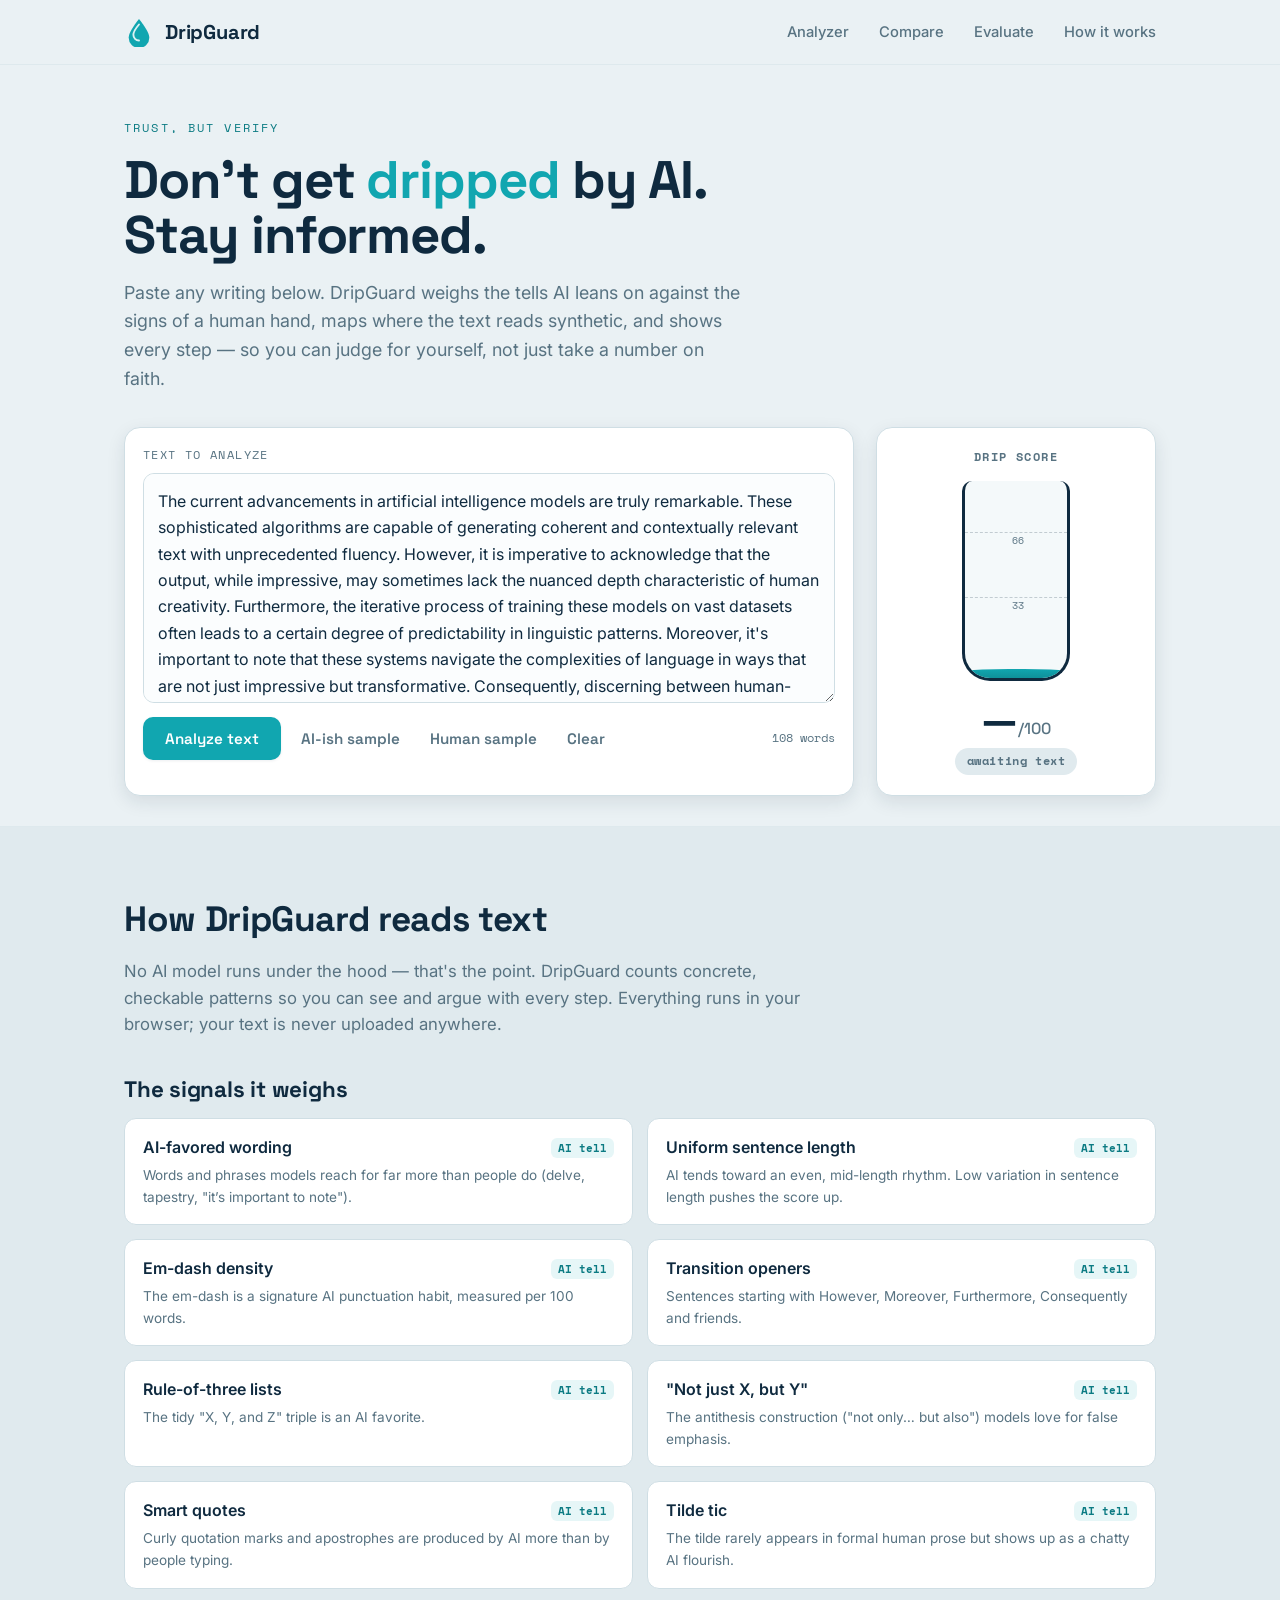
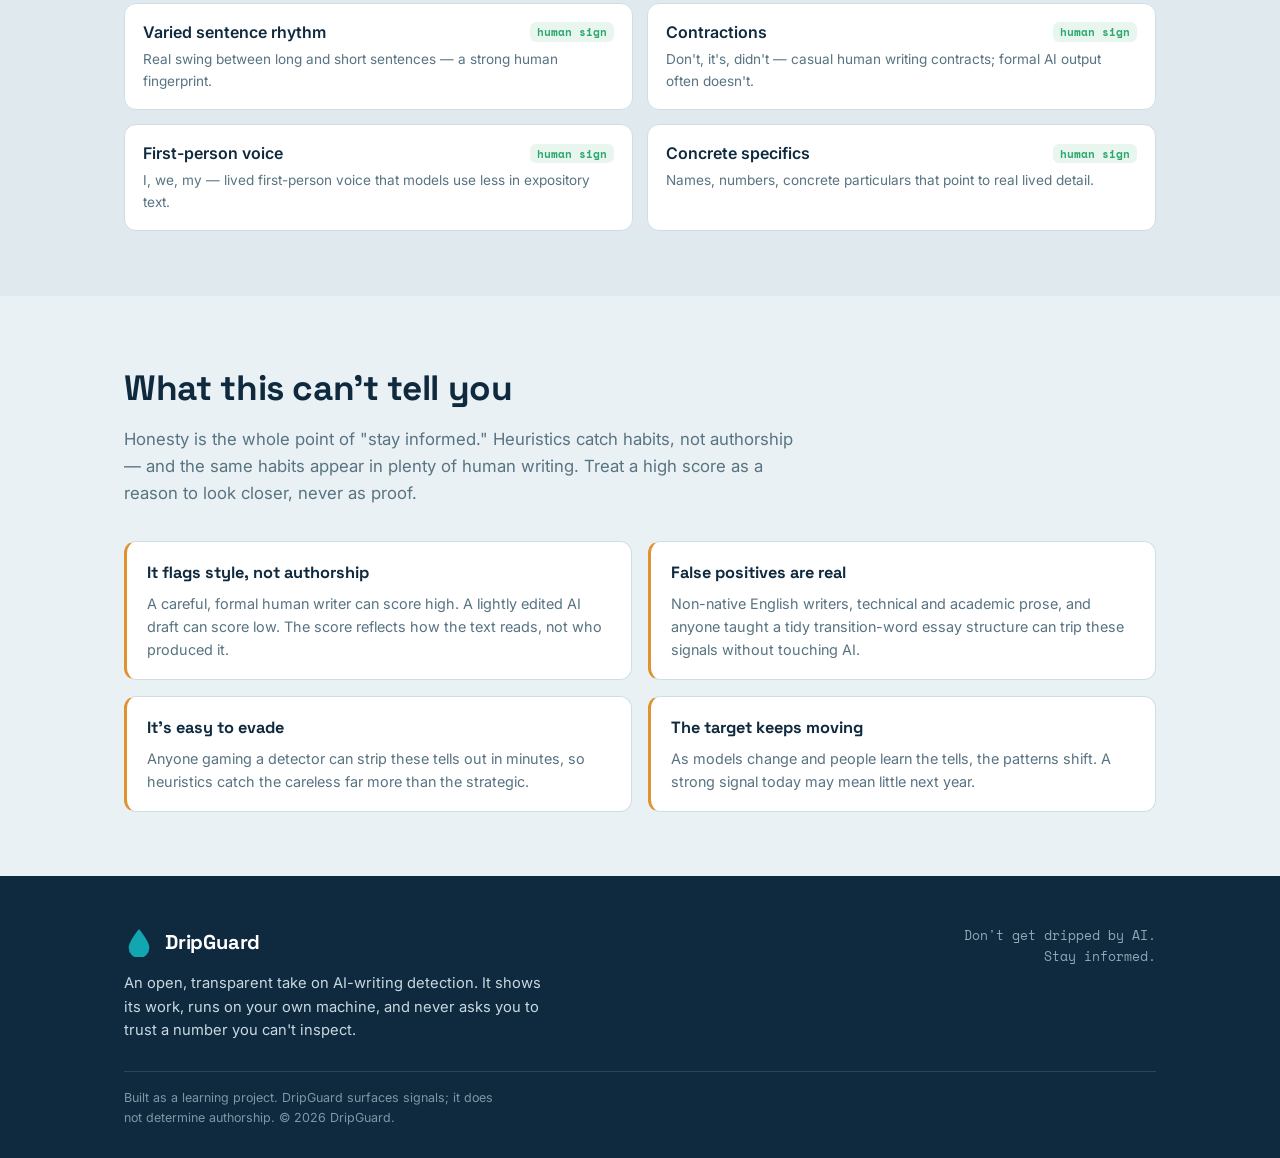
<file: index.html>
<!DOCTYPE html>
<html lang="en">
<head>
<meta charset="UTF-8">
<meta name="viewport" content="width=device-width, initial-scale=1.0">
<title>DripGuard — Don't get dripped by AI. Stay informed.</title>
<link rel="preconnect" href="https://fonts.googleapis.com">
<link rel="preconnect" href="https://fonts.gstatic.com" crossorigin>
<link href="https://fonts.googleapis.com/css2?family=Space+Grotesk:wght@400;500;600;700&family=Inter:wght@400;500;600&family=Space+Mono:wght@400;700&display=swap" rel="stylesheet">
<style>
  :root{
    --ink:#0F2A3F; --ink-soft:#587382;
    --paper:#EAF1F4; --paper-2:#E0EAEE; --surface:#FFFFFF;
    --water:#11A6B0; --water-deep:#0C7B83; --wave:#2E7FB8;
    --amber:#E0922F; --coral:#E2553B; --good:#2BA86B;
    --line:#CFDEE4; --line-soft:#DEE9ED;
    --shadow-sm:0 1px 3px rgba(15,42,63,.08);
    --shadow-md:0 6px 18px rgba(15,42,63,.10);
    --shadow-lg:0 18px 40px rgba(15,42,63,.16);
  }
  *{box-sizing:border-box}
  html{scroll-behavior:smooth}
  body{margin:0;font-family:'Inter',system-ui,sans-serif;color:var(--ink);background:var(--paper);line-height:1.6;-webkit-font-smoothing:antialiased}
  .wrap{max-width:1080px;margin:0 auto;padding:0 24px}
  a{color:var(--water-deep)}

  header{position:sticky;top:0;z-index:50;background:rgba(234,241,244,.85);backdrop-filter:blur(10px);border-bottom:1px solid var(--line-soft)}
  .bar{display:flex;align-items:center;justify-content:space-between;height:64px}
  .brand{display:flex;align-items:center;gap:11px;text-decoration:none;color:var(--ink)}
  .brand .mark{width:30px;height:30px;flex:none}
  .brand b{font-family:'Space Grotesk',sans-serif;font-weight:700;font-size:1.25rem;letter-spacing:-.01em}
  nav a{font-size:.92rem;color:var(--ink-soft);text-decoration:none;margin-left:26px;font-weight:500;transition:color .2s}
  nav a:hover{color:var(--water-deep)}
  @media(max-width:680px){nav{display:none}}

  .hero{padding:54px 0 30px}
  .eyebrow{font-family:'Space Mono',monospace;font-size:.74rem;letter-spacing:.18em;text-transform:uppercase;color:var(--water-deep);margin:0 0 14px}
  h1{font-family:'Space Grotesk',sans-serif;font-weight:700;font-size:clamp(2.1rem,5vw,3.3rem);line-height:1.05;letter-spacing:-.02em;margin:0 0 16px;max-width:18ch}
  h1 .drip{color:var(--water)}
  .lede{font-size:1.12rem;color:var(--ink-soft);max-width:56ch;margin:0 0 8px}

  .tool{margin-top:34px;display:grid;grid-template-columns:1fr 280px;gap:22px;align-items:stretch}
  @media(max-width:820px){.tool{grid-template-columns:1fr}}
  .panel{background:var(--surface);border:1px solid var(--line);border-radius:16px;box-shadow:var(--shadow-md)}
  .editor{display:flex;flex-direction:column;padding:18px}
  .editor label{font-family:'Space Mono',monospace;font-size:.72rem;letter-spacing:.12em;text-transform:uppercase;color:var(--ink-soft);margin-bottom:8px}
  textarea{width:100%;min-height:230px;resize:vertical;border:1px solid var(--line);border-radius:11px;padding:14px;font-family:'Inter',sans-serif;font-size:1rem;line-height:1.65;color:var(--ink);background:#FBFDFE;outline:none;transition:border-color .2s,box-shadow .2s}
  textarea:focus{border-color:var(--water);box-shadow:0 0 0 3px rgba(17,166,176,.16)}
  .controls{display:flex;gap:10px;align-items:center;margin-top:14px;flex-wrap:wrap}
  .btn{font-family:'Space Grotesk',sans-serif;font-weight:600;font-size:.95rem;border:none;border-radius:10px;padding:12px 22px;cursor:pointer;transition:transform .15s,box-shadow .2s,background .2s}
  .btn-primary{background:var(--water);color:#fff;box-shadow:var(--shadow-sm)}
  .btn-primary:hover{background:var(--water-deep);box-shadow:var(--shadow-md);transform:translateY(-1px)}
  .btn-ghost{background:transparent;color:var(--ink-soft);padding:12px 10px}
  .btn-ghost:hover{color:var(--water-deep)}
  .wordcount{font-family:'Space Mono',monospace;font-size:.78rem;color:var(--ink-soft);margin-left:auto}

  .meter-card{display:flex;flex-direction:column;align-items:center;padding:20px 18px;text-align:center}
  .meter-card h3{font-family:'Space Mono',monospace;font-size:.72rem;letter-spacing:.12em;text-transform:uppercase;color:var(--ink-soft);margin:0 0 14px;font-weight:700}
  .beaker{position:relative;width:108px;height:200px;border:3px solid var(--ink);border-top:none;border-radius:10px 10px 28px 28px;background:#F4F9FA;overflow:hidden}
  .liquid{position:absolute;left:0;right:0;bottom:0;height:0%;background:linear-gradient(180deg,var(--water),var(--water-deep));transition:height 1s cubic-bezier(.22,1,.36,1),background .6s}
  .liquid::before{content:"";position:absolute;top:-9px;left:-25%;width:150%;height:18px;border-radius:45%;background:inherit;animation:wave 3.5s ease-in-out infinite}
  @keyframes wave{0%,100%{transform:translateX(-6%) rotate(-1deg)}50%{transform:translateX(6%) rotate(1deg)}}
  .ticks{position:absolute;inset:0;pointer-events:none}
  .ticks span{position:absolute;left:0;right:0;border-top:1px dashed rgba(15,42,63,.22);font-family:'Space Mono',monospace;font-size:.6rem;color:var(--ink-soft);padding-left:4px}
  .ticks span.t66{bottom:66%}.ticks span.t33{bottom:33%}
  .readout{margin-top:18px}
  .score-num{font-family:'Space Grotesk',sans-serif;font-weight:700;font-size:2.6rem;line-height:1}
  .score-num small{font-size:1rem;color:var(--ink-soft);font-weight:500}
  .band{display:inline-block;margin-top:8px;font-family:'Space Mono',monospace;font-size:.74rem;letter-spacing:.05em;padding:4px 12px;border-radius:999px;font-weight:700}
  .band.idle{background:var(--paper-2);color:var(--ink-soft)}
  .band.low{background:rgba(43,168,107,.14);color:var(--good)}
  .band.mod{background:rgba(224,146,47,.16);color:var(--amber)}
  .band.high{background:rgba(226,85,59,.14);color:var(--coral)}

  .results{margin-top:26px;display:none}
  .results.show{display:block}
  .caveat{background:#FFF7EC;border:1px solid #F2D7A8;border-radius:12px;padding:13px 16px;font-size:.9rem;color:#8A5A12;margin-bottom:22px;display:none}
  .caveat.show{display:block}
  .blockrow{display:grid;grid-template-columns:1fr 1fr;gap:22px;margin-bottom:22px}
  @media(max-width:820px){.blockrow{grid-template-columns:1fr}}
  .block{background:var(--surface);border:1px solid var(--line);border-radius:16px;padding:20px;box-shadow:var(--shadow-sm)}
  .block.full{grid-column:1 / -1}
  .block h4{font-family:'Space Grotesk',sans-serif;font-size:1.05rem;margin:0 0 4px;display:flex;align-items:center;gap:8px}
  .block .sub{font-size:.85rem;color:var(--ink-soft);margin:0 0 16px}

  /* signal sliders */
  .signal{margin-bottom:15px}
  .signal .top{display:flex;justify-content:space-between;align-items:baseline;gap:10px}
  .signal .name{font-weight:600;font-size:.92rem}
  .signal .pts{font-family:'Space Mono',monospace;font-size:.76rem;color:var(--ink-soft);white-space:nowrap}
  .signal .finding{font-size:.8rem;color:var(--ink-soft);margin:2px 0 7px}
  .track{height:7px;background:var(--paper-2);border-radius:4px;overflow:hidden}
  .fill{height:100%;width:0;background:var(--water);border-radius:4px;transition:width .6s ease}
  .signal input[type=range]{width:100%;margin:8px 0 0;accent-color:var(--water);height:4px}
  .wlabel{font-family:'Space Mono',monospace;font-size:.68rem;color:var(--ink-soft)}

  /* ledger */
  .ledger{display:grid;grid-template-columns:1fr 1fr;gap:0;border:1px solid var(--line);border-radius:12px;overflow:hidden}
  @media(max-width:520px){.ledger{grid-template-columns:1fr}}
  .ledger .col{padding:16px 18px}
  .ledger .col.ai{background:rgba(226,85,59,.05);border-right:1px solid var(--line)}
  .ledger .col.hu{background:rgba(43,168,107,.05)}
  .ledger h5{font-family:'Space Mono',monospace;font-size:.72rem;letter-spacing:.08em;text-transform:uppercase;margin:0 0 12px}
  .ledger .col.ai h5{color:var(--coral)}
  .ledger .col.hu h5{color:var(--good)}
  .ev{display:flex;justify-content:space-between;gap:10px;font-size:.85rem;padding:5px 0;border-bottom:1px dashed var(--line-soft)}
  .ev:last-child{border-bottom:none}
  .ev .v{font-family:'Space Mono',monospace;color:var(--ink-soft)}
  .verdict{margin-top:14px;font-size:.9rem;color:var(--ink-soft);background:var(--paper);border-radius:10px;padding:12px 14px}
  .verdict b{color:var(--ink)}

  /* drip map */
  .legendbar{display:flex;align-items:center;gap:10px;margin-bottom:14px;font-size:.76rem;color:var(--ink-soft)}
  .gradient{height:10px;flex:1;border-radius:6px;background:linear-gradient(90deg,rgba(17,166,176,.12),rgba(224,146,47,.5),rgba(226,85,59,.6))}
  .dripmap{font-size:1.02rem;line-height:2.1}
  .dripmap .s{border-radius:4px;padding:2px 1px;transition:background .3s;cursor:help}
  .toggle{display:flex;gap:8px;margin-bottom:14px}
  .toggle button{font-family:'Space Mono',monospace;font-size:.74rem;border:1px solid var(--line);background:var(--surface);color:var(--ink-soft);border-radius:8px;padding:6px 12px;cursor:pointer}
  .toggle button.on{background:var(--ink);color:#fff;border-color:var(--ink)}
  .phrasemap{font-size:1.02rem;line-height:2;display:none}
  mark{border-radius:4px;padding:1px 3px;cursor:help}
  mark.vocab{background:rgba(226,85,59,.18)}
  mark.dash{background:rgba(46,127,184,.20)}
  mark.tilde{background:rgba(224,146,47,.28)}
  mark.anti{background:rgba(17,166,176,.22)}
  mark.trans{background:rgba(122,90,200,.18)}
  .legend{display:flex;flex-wrap:wrap;gap:8px 16px;margin-top:14px;font-size:.76rem;color:var(--ink-soft)}
  .legend span{display:inline-flex;align-items:center;gap:6px}
  .swatch{width:12px;height:12px;border-radius:3px;display:inline-block}

  /* rhythm chart */
  .rhythm svg{width:100%;height:130px;display:block}
  .rhythm .cap{font-size:.8rem;color:var(--ink-soft);margin-top:10px}
  .statline{display:flex;gap:22px;flex-wrap:wrap;margin-top:6px;font-family:'Space Mono',monospace;font-size:.76rem;color:var(--ink-soft)}
  .statline b{color:var(--ink)}

  section.info{padding:64px 0;border-top:1px solid var(--line-soft)}
  section.info.alt{background:var(--paper-2)}
  .info h2{font-family:'Space Grotesk',sans-serif;font-weight:700;font-size:clamp(1.6rem,3.5vw,2.2rem);letter-spacing:-.01em;margin:0 0 10px}
  .info .intro{color:var(--ink-soft);max-width:62ch;margin:0 0 34px;font-size:1.05rem}
  .heur{display:grid;grid-template-columns:1fr 1fr;gap:14px}
  @media(max-width:760px){.heur{grid-template-columns:1fr}}
  .heur .row{background:var(--surface);border:1px solid var(--line);border-radius:12px;padding:16px 18px}
  .heur .row .h{display:flex;align-items:center;gap:9px;font-weight:600;margin-bottom:4px}
  .heur .row .w{font-family:'Space Mono',monospace;font-size:.7rem;color:var(--water-deep);background:rgba(17,166,176,.10);border-radius:6px;padding:1px 7px;margin-left:auto}
  .heur .row p{font-size:.85rem;color:var(--ink-soft);margin:0}
  .limit{display:grid;grid-template-columns:repeat(2,1fr);gap:16px}
  @media(max-width:760px){.limit{grid-template-columns:1fr}}
  .limit .card{background:var(--surface);border:1px solid var(--line);border-left:3px solid var(--amber);border-radius:12px;padding:18px 20px}
  .limit .card h3{font-family:'Space Grotesk',sans-serif;font-size:1.02rem;margin:0 0 6px}
  .limit .card p{font-size:.9rem;color:var(--ink-soft);margin:0}

  footer{background:var(--ink);color:#C8D8E0;padding:50px 0 30px}
  footer .grid{display:flex;justify-content:space-between;gap:30px;flex-wrap:wrap;align-items:flex-start}
  footer .brand b{color:#fff}
  footer p{max-width:48ch;font-size:.92rem;margin:14px 0 0}
  footer .tagcol{font-family:'Space Mono',monospace;font-size:.8rem;text-align:right;color:#8FA8B5}
  footer .rule{border-top:1px solid rgba(255,255,255,.12);margin:28px 0 16px}
  footer .fine{font-size:.78rem;color:#7E97A4}

  :focus-visible{outline:3px solid var(--water);outline-offset:2px;border-radius:6px}
  @media(prefers-reduced-motion:reduce){*{animation:none!important;transition:none!important;scroll-behavior:auto}}
</style>
</head>
<body>

<header>
  <div class="wrap bar">
    <a class="brand" href="#top">
      <svg class="mark" viewBox="0 0 32 32" aria-hidden="true">
        <path d="M16 2C16 2 5 15 5 22a11 11 0 0 0 22 0C27 15 16 2 16 2Z" fill="#11A6B0"/>
        <path d="M16 8c0 0-6 7-6 11a6 6 0 0 0 6 6" fill="none" stroke="#fff" stroke-width="2" stroke-linecap="round" opacity=".85"/>
      </svg>
      <b>DripGuard</b>
    </a>
    <nav>
      <a href="#analyzer">Analyzer</a>
      <a href="compare.html">Compare</a>
      <a href="eval.html">Evaluate</a>
      <a href="#how">How it works</a>
    </nav>
  </div>
</header>

<a id="top"></a>
<main>
  <section class="hero" id="analyzer">
    <div class="wrap">
      <p class="eyebrow">Trust, but verify</p>
      <h1>Don't get <span class="drip">dripped</span> by AI. Stay informed.</h1>
      <p class="lede">Paste any writing below. DripGuard weighs the tells AI leans on against the signs of a human hand, maps where the text reads synthetic, and shows every step — so you can judge for yourself, not just take a number on faith.</p>

      <div class="tool">
        <div class="panel editor">
          <label for="input">Text to analyze</label>
          <textarea id="input" spellcheck="false"></textarea>
          <div class="controls">
            <button class="btn btn-primary" id="run">Analyze text</button>
            <button class="btn btn-ghost" id="sampleAI">AI-ish sample</button>
            <button class="btn btn-ghost" id="sampleHuman">Human sample</button>
            <button class="btn btn-ghost" id="clear">Clear</button>
            <span class="wordcount" id="wc">0 words</span>
          </div>
        </div>

        <div class="panel meter-card">
          <h3>Drip Score</h3>
          <div class="beaker">
            <div class="liquid" id="liquid"></div>
            <div class="ticks"><span class="t66">66</span><span class="t33">33</span></div>
          </div>
          <div class="readout">
            <div class="score-num"><span id="scoreNum">—</span><small>/100</small></div>
            <span class="band idle" id="band">awaiting text</span>
          </div>
        </div>
      </div>

      <div class="results" id="results">
        <div class="caveat" id="caveat"></div>

        <!-- Evidence ledger -->
        <div class="block full" style="margin-bottom:22px">
          <h4>Both sides of the evidence</h4>
          <p class="sub">DripGuard tallies what leans AI and what leans human, then nets them. Neither column proves anything alone — the point is to weigh them.</p>
          <div class="ledger">
            <div class="col ai"><h5>Leans AI</h5><div id="aiEvidence"></div></div>
            <div class="col hu"><h5>Leans human</h5><div id="huEvidence"></div></div>
          </div>
          <div class="verdict" id="verdict"></div>
        </div>

        <div class="blockrow">
          <!-- Signal sliders -->
          <div class="block">
            <h4>Signal weights <span class="wlabel" id="wsum"></span></h4>
            <p class="sub">Drag any signal to change how much it counts, and watch the score move. This is the whole detector, laid bare.</p>
            <div id="signals"></div>
            <button class="btn btn-ghost" id="resetW" style="padding-left:0">Reset weights</button>
          </div>

          <!-- Drip map -->
          <div class="block">
            <h4>Drip map</h4>
            <p class="sub">Each sentence is tinted by how synthetic it reads. Hover for the local drivers, or switch to phrase view.</p>
            <div class="toggle">
              <button id="tabHeat" class="on">Sentence heat</button>
              <button id="tabPhrase">Flagged phrases</button>
            </div>
            <div class="legendbar"><span>clear</span><div class="gradient"></div><span>drippy</span></div>
            <div class="dripmap" id="dripmap"></div>
            <div class="phrasemap" id="phrasemap"></div>
            <div class="legend" id="phraseLegend" style="display:none">
              <span><i class="swatch" style="background:rgba(226,85,59,.45)"></i>AI wording</span>
              <span><i class="swatch" style="background:rgba(46,127,184,.5)"></i>Em-dash</span>
              <span><i class="swatch" style="background:rgba(224,146,47,.6)"></i>Tilde</span>
              <span><i class="swatch" style="background:rgba(17,166,176,.5)"></i>"Not just X, but Y"</span>
              <span><i class="swatch" style="background:rgba(122,90,200,.45)"></i>Transition</span>
            </div>
          </div>
        </div>

        <!-- Rhythm -->
        <div class="block full rhythm">
          <h4>Sentence rhythm</h4>
          <p class="sub">Each bar is one sentence, by length. Human writing tends to lurch between long and short; AI tends to settle into an even mid-length beat.</p>
          <svg id="rhythmSvg" viewBox="0 0 600 130" preserveAspectRatio="none" aria-hidden="true"></svg>
          <div class="statline" id="rhythmStats"></div>
        </div>
      </div>
    </div>
  </section>

  <section class="info alt" id="how">
    <div class="wrap">
      <h2>How DripGuard reads text</h2>
      <p class="intro">No AI model runs under the hood — that's the point. DripGuard counts concrete, checkable patterns so you can see and argue with every step. Everything runs in your browser; your text is never uploaded anywhere.</p>
      <h2 style="font-size:1.4rem">The signals it weighs</h2>
      <div class="heur" id="heurDocs"></div>
    </div>
  </section>

  <section class="info" id="limits">
    <div class="wrap">
      <h2>What this can't tell you</h2>
      <p class="intro">Honesty is the whole point of "stay informed." Heuristics catch habits, not authorship — and the same habits appear in plenty of human writing. Treat a high score as a reason to look closer, never as proof.</p>
      <div class="limit">
        <div class="card"><h3>It flags style, not authorship</h3><p>A careful, formal human writer can score high. A lightly edited AI draft can score low. The score reflects how the text reads, not who produced it.</p></div>
        <div class="card"><h3>False positives are real</h3><p>Non-native English writers, technical and academic prose, and anyone taught a tidy transition-word essay structure can trip these signals without touching AI.</p></div>
        <div class="card"><h3>It's easy to evade</h3><p>Anyone gaming a detector can strip these tells out in minutes, so heuristics catch the careless far more than the strategic.</p></div>
        <div class="card"><h3>The target keeps moving</h3><p>As models change and people learn the tells, the patterns shift. A strong signal today may mean little next year.</p></div>
      </div>
    </div>
  </section>
</main>

<footer>
  <div class="wrap">
    <div class="grid">
      <div>
        <a class="brand" href="#top" style="color:#fff">
          <svg class="mark" viewBox="0 0 32 32" aria-hidden="true"><path d="M16 2C16 2 5 15 5 22a11 11 0 0 0 22 0C27 15 16 2 16 2Z" fill="#11A6B0"/></svg>
          <b>DripGuard</b>
        </a>
        <p>An open, transparent take on AI-writing detection. It shows its work, runs on your own machine, and never asks you to trust a number you can't inspect.</p>
      </div>
      <div class="tagcol">Don't get dripped by AI.<br>Stay informed.</div>
    </div>
    <div class="rule"></div>
    <p class="fine">Built as a learning project. DripGuard surfaces signals; it does not determine authorship. © 2026 DripGuard.</p>
  </div>
</footer>

<script>
/* ===================================================================
   DripGuard v2 — two-sided heuristics + visual breakdown (client-side)
   =================================================================== */
const WORD_RE=/[A-Za-z0-9'\u2019-]+/g;

const SAMPLE_AI=`The current advancements in artificial intelligence models are truly remarkable. These sophisticated algorithms are capable of generating coherent and contextually relevant text with unprecedented fluency. However, it is imperative to acknowledge that the output, while impressive, may sometimes lack the nuanced depth characteristic of human creativity. Furthermore, the iterative process of training these models on vast datasets often leads to a certain degree of predictability in linguistic patterns. Moreover, it's important to note that these systems navigate the complexities of language in ways that are not just impressive but transformative. Consequently, discerning between human-authored content and machine-generated content presents an ongoing challenge for educators, researchers, and everyday readers.`;
const SAMPLE_HUMAN=`I almost missed the turn. Rain had been coming down for hours, and by the time I found the diner its windows were the only warm thing for miles. A waitress named Dot poured my coffee like she had somewhere better to be. I didn't. We talked about nothing much — her son was stationed in Texas, the pie was stale, the jukebox only knew sad songs. I stayed anyway, watching trucks hiss past on the wet road. For a while that was enough, and then it wasn't, and I left a big tip and drove home.`;

/* AI-leaning signals: label, default weight, description (weights are adjustable) */
const AI_SIGNALS={
  vocab:     {label:'AI-favored wording',     w:0.26, desc:'Words and phrases models reach for far more than people do (delve, tapestry, "it\u2019s important to note").'},
  uniformity:{label:'Uniform sentence length',w:0.18, desc:'AI tends toward an even, mid-length rhythm. Low variation in sentence length pushes the score up.'},
  emdash:    {label:'Em-dash density',        w:0.11, desc:'The em-dash is a signature AI punctuation habit, measured per 100 words.'},
  trans:     {label:'Transition openers',      w:0.11, desc:'Sentences starting with However, Moreover, Furthermore, Consequently and friends.'},
  rule3:     {label:'Rule-of-three lists',     w:0.09, desc:'The tidy "X, Y, and Z" triple is an AI favorite.'},
  anti:      {label:'"Not just X, but Y"',     w:0.09, desc:'The antithesis construction ("not only\u2026 but also") models love for false emphasis.'},
  smartq:    {label:'Smart quotes',            w:0.10, desc:'Curly quotation marks and apostrophes are produced by AI more than by people typing.'},
  tilde:     {label:'Tilde tic',               w:0.06, desc:'The tilde rarely appears in formal human prose but shows up as a chatty AI flourish.'},
};
const DEFAULT_W={}; for(const k in AI_SIGNALS) DEFAULT_W[k]=AI_SIGNALS[k].w;

const HUMAN_SIGNALS={
  variation:   {label:'Varied sentence rhythm', w:0.40},
  contractions:{label:'Contractions',           w:0.25},
  firstperson: {label:'First-person voice',     w:0.20},
  specificity: {label:'Concrete specifics',     w:0.15},
};

const VOCAB=["delve","delve into","tapestry","rich tapestry","realm","in the realm of","navigate the complexities","navigating the","testament","a testament to","underscore","underscores","boasts","ever-evolving","ever-changing","in today's","fast-paced world","crucial role","vital role","pivotal role","significant role","it's important to note","it is important to note","it's worth noting","imperative to","when it comes to","a myriad of","myriad","leverage","leveraging","robust","seamless","seamlessly","foster","fostering","landscape","comprehensive","nuanced","multifaceted","embark","elevate","unlock","harness","harnessing","paramount","intricate","meticulous","meticulously","treasure trove","dive into","at the end of the day","needless to say","first and foremost","in conclusion","ultimately","notably","arguably","moreover","furthermore","additionally","consequently","unprecedented","cutting-edge","transformative","holistic","streamline","truly remarkable","coherent and contextually","predictability in linguistic"];
const TRANSITIONS=["However","Moreover","Furthermore","Additionally","Consequently","Therefore","Thus","Hence","Ultimately","Notably","Importantly","Nevertheless","Nonetheless","Indeed","Subsequently"];
const ANTI_RES=[/\bnot just\b[^.?!]{1,70}?\bbut\b/gi,/\bnot only\b[^.?!]{1,70}?\bbut\b/gi,/\bisn['\u2019]t\b[^.?!]{1,70}?\bit['\u2019]s\b/gi];

function escapeHtml(s){return s.replace(/[&<>"']/g,c=>({'&':'&amp;','<':'&lt;','>':'&gt;','"':'&quot;',"'":'&#39;'}[c]));}
function escapeRe(s){return s.replace(/[.*+?^${}()|[\]\\]/g,'\\$&');}
const APOS="['\u2019\u2018]";
function clamp(x,lo,hi){return Math.max(lo,Math.min(hi,x));}
function countRe(text,re){const m=text.match(re);return m?m.length:0;}

function getSentences(text){
  const out=[]; const re=/[^.!?]+[.!?]+/g; let m;
  while((m=re.exec(text))){
    const t=m[0].trim();
    const words=(t.match(WORD_RE)||[]).length;
    out.push({text:t,start:m.index,end:m.index+m[0].length,words});
  }
  return out;
}

function collectMatches(text){
  const found=[];
  VOCAB.forEach(p=>{const re=new RegExp('\\b'+escapeRe(p).replace(/'/g,APOS)+'\\b','gi');let m;while((m=re.exec(text)))found.push({start:m.index,end:m.index+m[0].length,cls:'vocab',reason:'AI-favored wording'});});
  {let m;const re=/\u2014|--/g;while((m=re.exec(text)))found.push({start:m.index,end:m.index+m[0].length,cls:'dash',reason:'Em-dash \u2014 favored by AI'});}
  {let m;const re=/~/g;while((m=re.exec(text)))found.push({start:m.index,end:m.index+1,cls:'tilde',reason:'Tilde \u2014 an informal AI tic'});}
  ANTI_RES.forEach(re=>{re.lastIndex=0;let m;while((m=re.exec(text)))found.push({start:m.index,end:m.index+m[0].length,cls:'anti',reason:'"Not just X, but Y" construction'});});
  {const re=new RegExp('([.!?]\\s+|^)('+TRANSITIONS.join('|')+')\\b','g');let m;while((m=re.exec(text))){const g=m[2];const gi=m.index+m[1].length;found.push({start:gi,end:gi+g.length,cls:'trans',reason:'Formulaic transition opener'});}}
  found.sort((a,b)=>a.start-b.start||(b.end-b.start)-(a.end-a.start));
  const keep=[];let last=-1;
  for(const f of found){if(f.start>=last){keep.push(f);last=f.end;}}
  return keep;
}

function highlight(text,spans){
  let out='',i=0;
  for(const s of spans){
    if(s.start>i)out+=escapeHtml(text.slice(i,s.start));
    out+='<mark class="'+s.cls+'" title="'+escapeHtml(s.reason)+'">'+escapeHtml(text.slice(s.start,s.end))+'</mark>';
    i=s.end;
  }
  out+=escapeHtml(text.slice(i));
  return out;
}

function analyze(text,weights){
  const W=weights||DEFAULT_W;
  const words=text.match(WORD_RE)||[]; const wordCount=words.length;
  const per100=n=>wordCount?n/wordCount*100:0;
  const sents=getSentences(text);
  const lens=sents.map(s=>s.words).filter(n=>n>0);

  let vocabCount=0;
  VOCAB.forEach(p=>{const re=new RegExp('\\b'+escapeRe(p).replace(/'/g,APOS)+'\\b','gi');vocabCount+=countRe(text,re);});
  const emdash=countRe(text,/\u2014|--/g);
  const tilde=countRe(text,/~/g);
  let anti=0; ANTI_RES.forEach(re=>{anti+=countRe(text,re);});
  const trans=countRe(text,new RegExp('([.!?]\\s+|^)('+TRANSITIONS.join('|')+')\\b','g'));
  const rule3=countRe(text,/\b[\w'\u2019]+(?:\s[\w'\u2019]+){0,2},\s[\w'\u2019]+(?:\s[\w'\u2019]+){0,2},\s(?:and|or)\s[\w'\u2019]+/gi);
  const smartQ=countRe(text,/[\u201C\u201D\u2018\u2019]/g);
  const contractions=countRe(text,/\b[A-Za-z]+['\u2019](?:t|s|re|ve|ll|d|m)\b/gi);
  const firstP=countRe(text,/\bI\b|\b(?:me|my|mine|we|us|our)\b/g);
  const specificity=countRe(text,/\b\d+\b/g)+countRe(text,/[a-z,;:]\s+[A-Z][a-z]{2,}/g);

  let cv=0,mean=0,sd=0;
  if(lens.length){mean=lens.reduce((a,b)=>a+b,0)/lens.length;}
  if(lens.length>=2){sd=Math.sqrt(lens.reduce((a,b)=>a+(b-mean)**2,0)/lens.length);cv=mean?sd/mean:0;}
  const enough=lens.length>=4;

  const aiSub={
    vocab:clamp(per100(vocabCount)/4,0,1),
    uniformity:enough?clamp((0.62-cv)/0.45,0,1):0,
    emdash:clamp(per100(emdash)/1.5,0,1),
    trans:clamp((sents.length?trans/sents.length:0)/0.30,0,1),
    rule3:clamp(per100(rule3)/1.5,0,1),
    anti:clamp(anti/2,0,1),
    smartq:clamp(per100(smartQ)/3,0,1),
    tilde:clamp(tilde/2,0,1),
  };
  const huSub={
    variation:enough?clamp((cv-0.45)/0.45,0,1):0,
    contractions:clamp(per100(contractions)/3,0,1),
    firstperson:clamp(per100(firstP)/4,0,1),
    specificity:clamp(per100(specificity)/6,0,1),
  };

  let wsum=0,acc=0;
  for(const k in AI_SIGNALS){const w=(W[k]!=null?W[k]:AI_SIGNALS[k].w);wsum+=w;acc+=w*aiSub[k];}
  const aiLean=wsum?acc/wsum:0;
  let hw=0,hacc=0;
  for(const k in HUMAN_SIGNALS){hw+=HUMAN_SIGNALS[k].w;hacc+=HUMAN_SIGNALS[k].w*huSub[k];}
  const humanLean=hw?hacc/hw:0;

  const score=Math.round(clamp(aiLean-0.35*humanLean,0,1)*100);

  const find={
    vocab:`${vocabCount} phrase${vocabCount!==1?'s':''} \u00b7 ${per100(vocabCount).toFixed(1)}/100w`,
    uniformity:enough?`variation ${cv.toFixed(2)} (mean ${mean.toFixed(1)}\u00b1${sd.toFixed(1)} words)`:'need \u22654 sentences',
    emdash:`${emdash} \u00b7 ${per100(emdash).toFixed(1)}/100w`,
    trans:`${trans} of ${sents.length} sentences`,
    rule3:`${rule3} list${rule3!==1?'s':''}`,
    anti:`${anti}`,
    smartq:`${smartQ}`,
    tilde:`${tilde}`,
  };
  const huFind={
    variation:enough?`variation ${cv.toFixed(2)}`:'need \u22654 sentences',
    contractions:`${contractions}`,
    firstperson:`${firstP} pronouns`,
    specificity:`${specificity} concrete refs`,
  };

  // per-sentence local heat
  const spans=collectMatches(text);
  sents.forEach(s=>{
    const flagged=spans.filter(sp=>sp.start>=s.start&&sp.start<s.end).length;
    let local=clamp(flagged/Math.max(s.words,6)*3,0,1);
    if(enough&&Math.abs(s.words-mean)<=0.20*mean)local=clamp(local+0.15,0,1);
    const fw=(s.text.match(/[A-Za-z'\u2019]+/)||[''])[0];
    if(/^(This|These|It|There|The|Furthermore|Moreover|However|Consequently|Additionally)$/.test(fw))local=clamp(local+0.12,0,1);
    s.local=local;
  });

  return {score,aiLean,humanLean,aiSub,huSub,find,huFind,wordCount,sents,mean,sd,cv,enough,spans,
          counts:{vocabCount,emdash,tilde,anti,trans,rule3,smartQ,contractions,firstP,specificity}};
}

/* ----------------------- DOM rendering ----------------------- */
const $=id=>document.getElementById(id);
const input=$('input');
let lastText='', curW=Object.assign({},DEFAULT_W);

function bandFor(s){if(s<34)return{cls:'low',txt:'low drip \u00b7 reads mostly human'};if(s<67)return{cls:'mod',txt:'moderate drip \u00b7 mixed signals'};return{cls:'high',txt:'high drip \u00b7 strong AI signals'};}
function liquidColor(s){if(s<34)return['#37BE81','#2BA86B'];if(s<67)return['#EBA84A','#D8862A'];return['#E96A50','#D2452C'];}
function lerp(a,b,t){return Math.round(a+(b-a)*t);}
function heatColor(t){
  let c;
  if(t<0.5){const u=t/0.5;c=[lerp(17,224,u),lerp(166,146,u),lerp(176,47,u)];}
  else{const u=(t-0.5)/0.5;c=[lerp(224,226,u),lerp(146,85,u),lerp(47,59,u)];}
  return `rgba(${c[0]},${c[1]},${c[2]},${(0.08+0.5*t).toFixed(3)})`;
}

function renderMeter(r){
  const [c1,c2]=liquidColor(r.score);
  const liquid=$('liquid');
  liquid.style.background=`linear-gradient(180deg,${c1},${c2})`;
  liquid.style.height=r.score+'%';
  $('scoreNum').textContent=r.score;
  const b=bandFor(r.score);const band=$('band');band.className='band '+b.cls;band.textContent=b.txt;
}

function renderLedger(r){
  const ai=$('aiEvidence');ai.innerHTML='';
  const order=['vocab','uniformity','emdash','trans','rule3','anti','smartq','tilde'];
  order.forEach(k=>{const row=document.createElement('div');row.className='ev';row.innerHTML=`<span>${AI_SIGNALS[k].label}</span><span class="v">${r.find[k]}</span>`;ai.appendChild(row);});
  const hu=$('huEvidence');hu.innerHTML='';
  for(const k in HUMAN_SIGNALS){const row=document.createElement('div');row.className='ev';row.innerHTML=`<span>${HUMAN_SIGNALS[k].label}</span><span class="v">${r.huFind[k]}</span>`;hu.appendChild(row);}
  $('verdict').innerHTML=`AI-leaning evidence <b>${(r.aiLean*100).toFixed(0)}</b> \u2212 human-leaning evidence <b>${(r.humanLean*100).toFixed(0)}</b> (×0.35) → <b>Drip Score ${r.score}</b>. ${r.score<34?'The human signals largely hold the AI tells in check here.':r.score<67?'A genuine mix — worth a closer human read before drawing any conclusion.':'The AI tells clearly outweigh the human signals, but this is a prompt to investigate, not a verdict.'}`;
}

function renderSignals(r){
  const wrap=$('signals');wrap.innerHTML='';
  let sum=0;
  for(const k in AI_SIGNALS){
    const s=AI_SIGNALS[k];const w=curW[k];sum+=w;
    const contrib=(w*r.aiSub[k]);
    const el=document.createElement('div');el.className='signal';
    el.innerHTML=`<div class="top"><span class="name">${s.label}</span><span class="pts">fires ${(r.aiSub[k]*100).toFixed(0)}% \u00b7 weight ${(w*100).toFixed(0)}</span></div>
      <div class="finding">${r.find[k]}</div>
      <div class="track"><div class="fill" style="width:${r.aiSub[k]*100}%"></div></div>
      <input type="range" min="0" max="40" value="${Math.round(w*100)}" data-k="${k}">`;
    wrap.appendChild(el);
  }
  $('wsum').textContent='(weights sum to '+(sum*100).toFixed(0)+')';
  wrap.querySelectorAll('input[type=range]').forEach(inp=>{
    inp.addEventListener('input',()=>{curW[inp.dataset.k]=(+inp.value)/100;recompute();});
  });
}

function renderDripMap(r,text){
  const host=$('dripmap');host.innerHTML='';
  if(!r.sents.length){host.textContent=escapeHtml(text);return;}
  let html='',cursor=0;
  r.sents.forEach(s=>{
    if(s.start>cursor)html+=escapeHtml(text.slice(cursor,s.start));
    const reason=`local drip ${(s.local*100).toFixed(0)}% \u00b7 ${s.words} words`;
    html+=`<span class="s" style="background:${heatColor(s.local)}" title="${reason}">${escapeHtml(text.slice(s.start,s.end))}</span>`;
    cursor=s.end;
  });
  if(cursor<text.length)html+=escapeHtml(text.slice(cursor));
  host.innerHTML=html;
  $('phrasemap').innerHTML=highlight(text,r.spans);
}

function renderRhythm(r){
  const svg=$('rhythmSvg');const W=600,H=130,pad=8;
  const lens=r.sents.map(s=>s.words);
  if(!lens.length){svg.innerHTML='';return;}
  const max=Math.max(...lens,1);const n=lens.length;
  const bw=(W-pad*2)/n;const meanY=H-pad-(r.mean/max)*(H-pad*2);
  let bars='';
  r.sents.forEach((s,i)=>{
    const h=(s.words/max)*(H-pad*2);const x=pad+i*bw;const y=H-pad-h;
    bars+=`<rect x="${(x+1).toFixed(1)}" y="${y.toFixed(1)}" width="${Math.max(bw-2,1).toFixed(1)}" height="${h.toFixed(1)}" rx="2" fill="${heatColor(s.local).replace(/[\d.]+\)$/,'0.85)')}"></rect>`;
  });
  const meanLine=`<line x1="${pad}" y1="${meanY.toFixed(1)}" x2="${W-pad}" y2="${meanY.toFixed(1)}" stroke="#0F2A3F" stroke-width="1" stroke-dasharray="4 4" opacity="0.5"></line>`;
  svg.innerHTML=bars+meanLine;
  $('rhythmStats').innerHTML=`<span>sentences <b>${n}</b></span><span>mean length <b>${r.mean.toFixed(1)}</b> words</span><span>variation (CV) <b>${r.cv.toFixed(2)}</b></span><span>${r.cv>=0.6?'jagged \u2014 humanlike':r.cv>=0.45?'moderate':'flat \u2014 AI-like'}</span>`;
}

function recompute(){
  if(!lastText)return;
  const r=analyze(lastText,curW);
  renderMeter(r);renderLedger(r);renderSignals(r);renderDripMap(r,lastText);renderRhythm(r);
}

function run(){
  const text=input.value.trim();
  if(!text){input.focus();return;}
  lastText=text;
  const r=analyze(text,curW);
  const cav=$('caveat');
  if(r.wordCount<40){cav.classList.add('show');cav.textContent=`Heads up: ${r.wordCount} words is a small sample. Signals get far more reliable above ~150 words — treat this loosely.`;}
  else cav.classList.remove('show');
  renderMeter(r);renderLedger(r);renderSignals(r);renderDripMap(r,text);renderRhythm(r);
  $('results').classList.add('show');
  $('results').scrollIntoView({behavior:'smooth',block:'nearest'});
}

function updateWC(){const n=(input.value.match(WORD_RE)||[]).length;$('wc').textContent=n+' word'+(n!==1?'s':'');}

(function buildDocs(){
  const host=$('heurDocs');
  for(const k in AI_SIGNALS){const s=AI_SIGNALS[k];const row=document.createElement('div');row.className='row';row.innerHTML=`<div class="h">${s.label}<span class="w">AI tell</span></div><p>${s.desc}</p>`;host.appendChild(row);}
  const hd={variation:'Real swing between long and short sentences — a strong human fingerprint.',contractions:"Don't, it's, didn't — casual human writing contracts; formal AI output often doesn't.",firstperson:'I, we, my — lived first-person voice that models use less in expository text.',specificity:'Names, numbers, concrete particulars that point to real lived detail.'};
  for(const k in HUMAN_SIGNALS){const s=HUMAN_SIGNALS[k];const row=document.createElement('div');row.className='row';row.innerHTML=`<div class="h">${s.label}<span class="w" style="color:var(--good);background:rgba(43,168,107,.10)">human sign</span></div><p>${hd[k]}</p>`;host.appendChild(row);}
})();

$('run').addEventListener('click',run);
$('sampleAI').addEventListener('click',()=>{input.value=SAMPLE_AI;updateWC();run();});
$('sampleHuman').addEventListener('click',()=>{input.value=SAMPLE_HUMAN;updateWC();run();});
$('clear').addEventListener('click',()=>{input.value='';lastText='';updateWC();$('results').classList.remove('show');$('scoreNum').textContent='—';$('liquid').style.height='0%';const b=$('band');b.className='band idle';b.textContent='awaiting text';});
$('resetW').addEventListener('click',()=>{curW=Object.assign({},DEFAULT_W);recompute();});
$('tabHeat').addEventListener('click',()=>{$('tabHeat').classList.add('on');$('tabPhrase').classList.remove('on');$('dripmap').style.display='';$('phrasemap').style.display='none';$('phraseLegend').style.display='none';document.querySelector('.legendbar').style.display='';});
$('tabPhrase').addEventListener('click',()=>{$('tabPhrase').classList.add('on');$('tabHeat').classList.remove('on');$('dripmap').style.display='none';$('phrasemap').style.display='';$('phraseLegend').style.display='flex';document.querySelector('.legendbar').style.display='none';});
input.addEventListener('input',updateWC);
input.addEventListener('keydown',e=>{if((e.metaKey||e.ctrlKey)&&e.key==='Enter')run();});

input.value=SAMPLE_AI;updateWC();
</script>
</body>
</html>
</file>
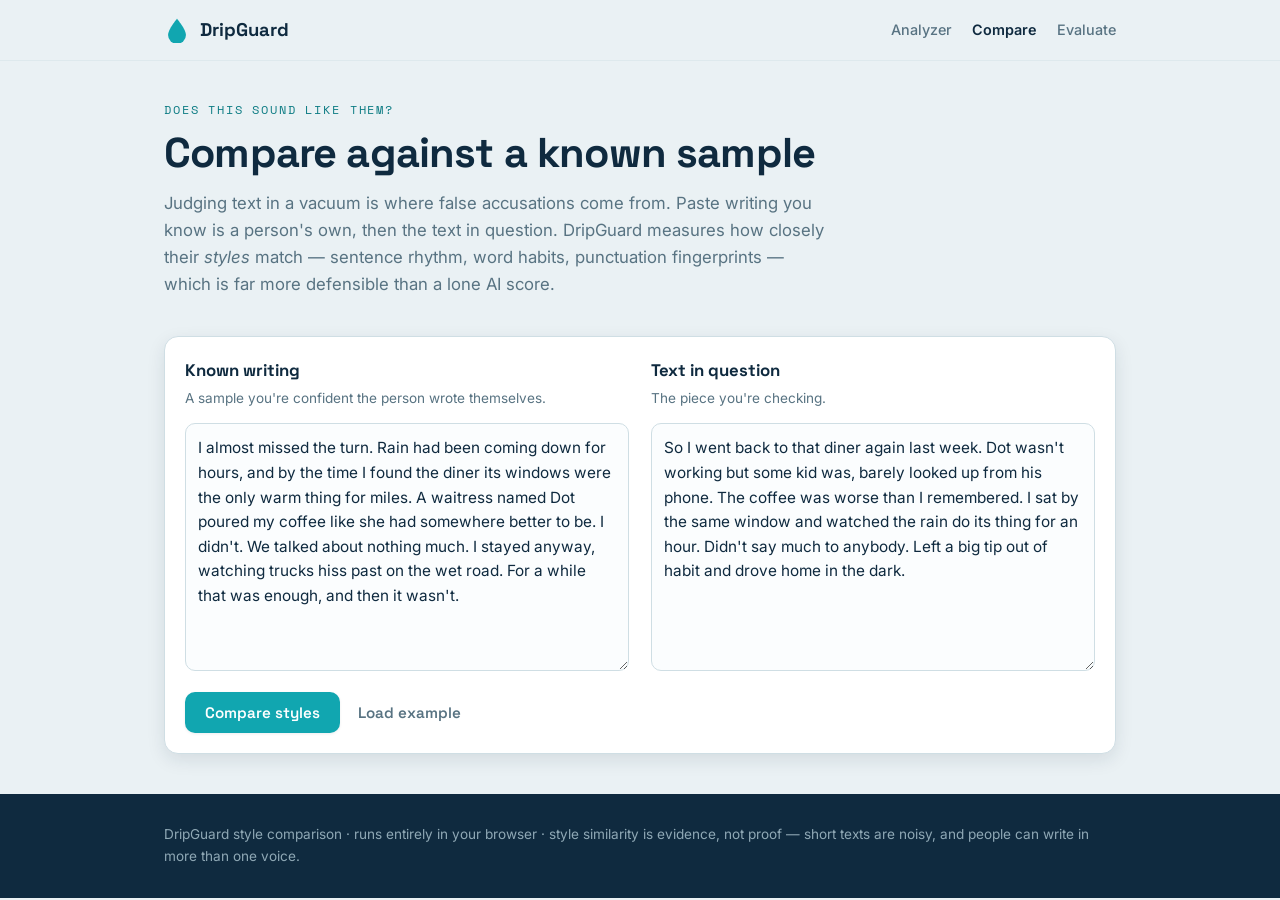
<file: compare.html>
<!DOCTYPE html>
<html lang="en">
<head>
<meta charset="UTF-8">
<meta name="viewport" content="width=device-width, initial-scale=1.0">
<title>DripGuard — Compare Styles</title>
<link rel="preconnect" href="https://fonts.googleapis.com"><link rel="preconnect" href="https://fonts.gstatic.com" crossorigin>
<link href="https://fonts.googleapis.com/css2?family=Space+Grotesk:wght@400;500;600;700&family=Inter:wght@400;500;600&family=Space+Mono:wght@400;700&display=swap" rel="stylesheet">
<style>
:root{--ink:#0F2A3F;--ink-soft:#587382;--paper:#EAF1F4;--paper-2:#E0EAEE;--surface:#FFFFFF;--water:#11A6B0;--water-deep:#0C7B83;--amber:#E0922F;--coral:#E2553B;--good:#2BA86B;--line:#CFDEE4;--line-soft:#DEE9ED;--shadow-sm:0 1px 3px rgba(15,42,63,.08);--shadow-md:0 6px 18px rgba(15,42,63,.10)}
*{box-sizing:border-box}html{scroll-behavior:smooth}
body{margin:0;font-family:'Inter',system-ui,sans-serif;color:var(--ink);background:var(--paper);line-height:1.6;-webkit-font-smoothing:antialiased}
.wrap{max-width:1000px;margin:0 auto;padding:0 24px}
a{color:var(--water-deep)}
header{position:sticky;top:0;z-index:50;background:rgba(234,241,244,.9);backdrop-filter:blur(10px);border-bottom:1px solid var(--line-soft)}
.bar{display:flex;align-items:center;justify-content:space-between;height:60px}
.brand{display:flex;align-items:center;gap:10px;text-decoration:none;color:var(--ink)}
.brand b{font-family:'Space Grotesk',sans-serif;font-weight:700;font-size:1.15rem}
.brand .mark{width:26px;height:26px}
nav a{font-size:.9rem;color:var(--ink-soft);text-decoration:none;margin-left:20px;font-weight:500}
nav a:hover{color:var(--water-deep)}
nav a.active{color:var(--ink);font-weight:600}
.hero{padding:40px 0 8px}
.eyebrow{font-family:'Space Mono',monospace;font-size:.72rem;letter-spacing:.16em;text-transform:uppercase;color:var(--water-deep);margin:0 0 12px}
h1{font-family:'Space Grotesk',sans-serif;font-weight:700;font-size:clamp(1.8rem,4vw,2.6rem);line-height:1.08;letter-spacing:-.02em;margin:0 0 14px}
.lede{font-size:1.05rem;color:var(--ink-soft);max-width:60ch;margin:0 0 8px}
.panel{background:var(--surface);border:1px solid var(--line);border-radius:14px;box-shadow:var(--shadow-md);padding:20px;margin-top:22px}
.panel h3{font-family:'Space Grotesk',sans-serif;font-size:1.05rem;margin:0 0 4px}
.panel .sub{font-size:.85rem;color:var(--ink-soft);margin:0 0 14px}
.btn{font-family:'Space Grotesk',sans-serif;font-weight:600;font-size:.95rem;border:none;border-radius:10px;padding:11px 20px;cursor:pointer;background:var(--water);color:#fff;box-shadow:var(--shadow-sm);transition:background .2s,transform .15s}
.btn:hover{background:var(--water-deep);transform:translateY(-1px)}
.btn-ghost{background:transparent;color:var(--ink-soft);box-shadow:none;padding:11px 8px}
.btn-ghost:hover{color:var(--water-deep);background:transparent}
textarea{width:100%;border:1px solid var(--line);border-radius:10px;padding:12px;font-family:'Inter',sans-serif;font-size:.96rem;line-height:1.6;color:var(--ink);background:#FBFDFE;outline:none;resize:vertical}
textarea:focus{border-color:var(--water);box-shadow:0 0 0 3px rgba(17,166,176,.16)}
.metrics{display:grid;grid-template-columns:repeat(6,1fr);gap:12px}
@media(max-width:760px){.metrics{grid-template-columns:repeat(3,1fr)}}
.metric{background:var(--paper);border:1px solid var(--line-soft);border-radius:10px;padding:12px;text-align:center}
.metric .v{font-family:'Space Grotesk',sans-serif;font-weight:700;font-size:1.5rem}
.metric .l{font-family:'Space Mono',monospace;font-size:.64rem;letter-spacing:.06em;text-transform:uppercase;color:var(--ink-soft);margin-top:2px}
.row2{display:grid;grid-template-columns:1fr 1fr;gap:22px}
@media(max-width:760px){.row2{grid-template-columns:1fr}}
.cmatrix{display:grid;grid-template-columns:auto 1fr 1fr;gap:6px;font-size:.82rem;align-items:center}
.cmatrix .cell{border-radius:8px;padding:14px;text-align:center;font-family:'Space Mono',monospace}
.cmatrix .hd{font-family:'Space Mono',monospace;font-size:.66rem;color:var(--ink-soft);text-transform:uppercase;letter-spacing:.05em;text-align:center}
.cmatrix .big{font-size:1.4rem;font-weight:700;display:block}
.cell.tp{background:rgba(43,168,107,.14)}.cell.tn{background:rgba(43,168,107,.14)}
.cell.fp{background:rgba(226,85,59,.14)}.cell.fn{background:rgba(226,85,59,.14)}
.slider{display:flex;align-items:center;gap:14px;margin:4px 0 0}
.slider input{flex:1;accent-color:var(--water)}
.slider .tag{font-family:'Space Mono',monospace;font-size:.85rem;color:var(--ink);min-width:120px}
svg.chart{width:100%;height:auto;display:block}
table{width:100%;border-collapse:collapse;font-size:.84rem}
th,td{text-align:left;padding:7px 10px;border-bottom:1px solid var(--line-soft)}
th{font-family:'Space Mono',monospace;font-size:.66rem;text-transform:uppercase;letter-spacing:.05em;color:var(--ink-soft)}
td.snip{color:var(--ink-soft);max-width:320px;overflow:hidden;text-overflow:ellipsis;white-space:nowrap}
.pill{font-family:'Space Mono',monospace;font-size:.7rem;padding:2px 8px;border-radius:999px}
.pill.ai{background:rgba(226,85,59,.14);color:var(--coral)}
.pill.hu{background:rgba(43,168,107,.14);color:var(--good)}
.ok{color:var(--good);font-weight:700}.no{color:var(--coral);font-weight:700}
.note{background:#FFF7EC;border:1px solid #F2D7A8;border-radius:10px;padding:12px 14px;font-size:.86rem;color:#8A5A12;margin-top:16px}
.tablewrap{max-height:300px;overflow:auto;border:1px solid var(--line-soft);border-radius:10px;margin-top:8px}
.scrollx{overflow-x:auto}
footer{background:var(--ink);color:#8FA8B5;padding:30px 0;margin-top:40px;font-size:.85rem}
:focus-visible{outline:3px solid var(--water);outline-offset:2px;border-radius:6px}
@media(prefers-reduced-motion:reduce){*{animation:none!important;transition:none!important}}
</style>
</head>
<body>
<header><div class="wrap bar">
  <a class="brand" href="index.html"><svg class="mark" viewBox="0 0 32 32"><path d="M16 2C16 2 5 15 5 22a11 11 0 0 0 22 0C27 15 16 2 16 2Z" fill="#11A6B0"/></svg><b>DripGuard</b></a>
  <nav><a href="index.html">Analyzer</a><a href="compare.html" class="active">Compare</a><a href="eval.html">Evaluate</a></nav>
</div></header>
<main class="wrap">
  <section class="hero">
    <p class="eyebrow">Does this sound like them?</p>
    <h1>Compare against a known sample</h1>
    <p class="lede">Judging text in a vacuum is where false accusations come from. Paste writing you know is a person's own, then the text in question. DripGuard measures how closely their <em>styles</em> match — sentence rhythm, word habits, punctuation fingerprints — which is far more defensible than a lone AI score.</p>
  </section>

  <div class="panel">
    <div class="row2">
      <div>
        <h3>Known writing</h3>
        <p class="sub">A sample you're confident the person wrote themselves.</p>
        <textarea id="ref" rows="9"></textarea>
      </div>
      <div>
        <h3>Text in question</h3>
        <p class="sub">The piece you're checking.</p>
        <textarea id="sus" rows="9"></textarea>
      </div>
    </div>
    <div style="display:flex;gap:10px;align-items:center;margin-top:14px;flex-wrap:wrap">
      <button class="btn" id="run">Compare styles</button>
      <button class="btn btn-ghost" id="sample">Load example</button>
    </div>
  </div>

  <div id="results" style="display:none">
    <div class="panel" style="text-align:center">
      <h3 style="justify-content:center">Style match</h3>
      <div style="font-family:'Space Grotesk',sans-serif;font-weight:700;font-size:3.4rem;line-height:1" id="matchNum">—</div>
      <span class="pill" id="matchBand" style="font-size:.85rem;margin-top:6px;display:inline-block"></span>
      <p class="sub" id="matchExplain" style="max-width:60ch;margin:14px auto 0"></p>
      <div class="note" id="shortNote" style="display:none"></div>
    </div>

    <div class="row2">
      <div class="panel" style="margin-top:0">
        <h3>Word-habit fingerprint</h3>
        <p class="sub">How similarly the two texts use small function words (the, of, and, to…). This is the backbone of real authorship analysis — these habits are hard to fake and slow to change.</p>
        <div style="font-family:'Space Grotesk';font-weight:700;font-size:2rem" id="fwCos">—</div>
        <div style="font-family:'Space Mono',monospace;font-size:.72rem;color:var(--ink-soft)">function-word cosine similarity</div>
      </div>
      <div class="panel" style="margin-top:0">
        <h3>Drip Score, for context</h3>
        <p class="sub">Each text's standalone AI-likeness. A big gap between the two is itself worth a second look.</p>
        <div style="display:flex;gap:24px;margin-top:8px">
          <div><div style="font-family:'Space Grotesk';font-weight:700;font-size:2rem" id="dripRef">—</div><div style="font-family:'Space Mono',monospace;font-size:.72rem;color:var(--ink-soft)">known writing</div></div>
          <div><div style="font-family:'Space Grotesk';font-weight:700;font-size:2rem" id="dripSus">—</div><div style="font-family:'Space Mono',monospace;font-size:.72rem;color:var(--ink-soft)">text in question</div></div>
        </div>
      </div>
    </div>

    <div class="panel">
      <h3>Feature-by-feature</h3>
      <p class="sub">Each stylistic trait side by side. Full bars mean the two texts behave alike on that trait.</p>
      <div class="scrollx"><table>
        <thead><tr><th>Trait</th><th>Known</th><th>In question</th><th style="width:34%">Closeness</th></tr></thead>
        <tbody id="featBody"></tbody>
      </table></div>
    </div>
  </div>
</main>
<footer><div class="wrap">DripGuard style comparison · runs entirely in your browser · style similarity is evidence, not proof — short texts are noisy, and people can write in more than one voice.</div></footer>
<script>

/* ===================================================================
   DripGuard v2 — two-sided heuristics + visual breakdown (client-side)
   =================================================================== */
const WORD_RE=/[A-Za-z0-9'\u2019-]+/g;

const SAMPLE_AI=`The current advancements in artificial intelligence models are truly remarkable. These sophisticated algorithms are capable of generating coherent and contextually relevant text with unprecedented fluency. However, it is imperative to acknowledge that the output, while impressive, may sometimes lack the nuanced depth characteristic of human creativity. Furthermore, the iterative process of training these models on vast datasets often leads to a certain degree of predictability in linguistic patterns. Moreover, it's important to note that these systems navigate the complexities of language in ways that are not just impressive but transformative. Consequently, discerning between human-authored content and machine-generated content presents an ongoing challenge for educators, researchers, and everyday readers.`;
const SAMPLE_HUMAN=`I almost missed the turn. Rain had been coming down for hours, and by the time I found the diner its windows were the only warm thing for miles. A waitress named Dot poured my coffee like she had somewhere better to be. I didn't. We talked about nothing much — her son was stationed in Texas, the pie was stale, the jukebox only knew sad songs. I stayed anyway, watching trucks hiss past on the wet road. For a while that was enough, and then it wasn't, and I left a big tip and drove home.`;

/* AI-leaning signals: label, default weight, description (weights are adjustable) */
const AI_SIGNALS={
  vocab:     {label:'AI-favored wording',     w:0.26, desc:'Words and phrases models reach for far more than people do (delve, tapestry, "it\u2019s important to note").'},
  uniformity:{label:'Uniform sentence length',w:0.18, desc:'AI tends toward an even, mid-length rhythm. Low variation in sentence length pushes the score up.'},
  emdash:    {label:'Em-dash density',        w:0.11, desc:'The em-dash is a signature AI punctuation habit, measured per 100 words.'},
  trans:     {label:'Transition openers',      w:0.11, desc:'Sentences starting with However, Moreover, Furthermore, Consequently and friends.'},
  rule3:     {label:'Rule-of-three lists',     w:0.09, desc:'The tidy "X, Y, and Z" triple is an AI favorite.'},
  anti:      {label:'"Not just X, but Y"',     w:0.09, desc:'The antithesis construction ("not only\u2026 but also") models love for false emphasis.'},
  smartq:    {label:'Smart quotes',            w:0.10, desc:'Curly quotation marks and apostrophes are produced by AI more than by people typing.'},
  tilde:     {label:'Tilde tic',               w:0.06, desc:'The tilde rarely appears in formal human prose but shows up as a chatty AI flourish.'},
};
const DEFAULT_W={}; for(const k in AI_SIGNALS) DEFAULT_W[k]=AI_SIGNALS[k].w;

const HUMAN_SIGNALS={
  variation:   {label:'Varied sentence rhythm', w:0.40},
  contractions:{label:'Contractions',           w:0.25},
  firstperson: {label:'First-person voice',     w:0.20},
  specificity: {label:'Concrete specifics',     w:0.15},
};

const VOCAB=["delve","delve into","tapestry","rich tapestry","realm","in the realm of","navigate the complexities","navigating the","testament","a testament to","underscore","underscores","boasts","ever-evolving","ever-changing","in today's","fast-paced world","crucial role","vital role","pivotal role","significant role","it's important to note","it is important to note","it's worth noting","imperative to","when it comes to","a myriad of","myriad","leverage","leveraging","robust","seamless","seamlessly","foster","fostering","landscape","comprehensive","nuanced","multifaceted","embark","elevate","unlock","harness","harnessing","paramount","intricate","meticulous","meticulously","treasure trove","dive into","at the end of the day","needless to say","first and foremost","in conclusion","ultimately","notably","arguably","moreover","furthermore","additionally","consequently","unprecedented","cutting-edge","transformative","holistic","streamline","truly remarkable","coherent and contextually","predictability in linguistic"];
const TRANSITIONS=["However","Moreover","Furthermore","Additionally","Consequently","Therefore","Thus","Hence","Ultimately","Notably","Importantly","Nevertheless","Nonetheless","Indeed","Subsequently"];
const ANTI_RES=[/\bnot just\b[^.?!]{1,70}?\bbut\b/gi,/\bnot only\b[^.?!]{1,70}?\bbut\b/gi,/\bisn['\u2019]t\b[^.?!]{1,70}?\bit['\u2019]s\b/gi];

function escapeHtml(s){return s.replace(/[&<>"']/g,c=>({'&':'&amp;','<':'&lt;','>':'&gt;','"':'&quot;',"'":'&#39;'}[c]));}
function escapeRe(s){return s.replace(/[.*+?^${}()|[\]\\]/g,'\\$&');}
const APOS="['\u2019\u2018]";
function clamp(x,lo,hi){return Math.max(lo,Math.min(hi,x));}
function countRe(text,re){const m=text.match(re);return m?m.length:0;}

function getSentences(text){
  const out=[]; const re=/[^.!?]+[.!?]+/g; let m;
  while((m=re.exec(text))){
    const t=m[0].trim();
    const words=(t.match(WORD_RE)||[]).length;
    out.push({text:t,start:m.index,end:m.index+m[0].length,words});
  }
  return out;
}

function collectMatches(text){
  const found=[];
  VOCAB.forEach(p=>{const re=new RegExp('\\b'+escapeRe(p).replace(/'/g,APOS)+'\\b','gi');let m;while((m=re.exec(text)))found.push({start:m.index,end:m.index+m[0].length,cls:'vocab',reason:'AI-favored wording'});});
  {let m;const re=/\u2014|--/g;while((m=re.exec(text)))found.push({start:m.index,end:m.index+m[0].length,cls:'dash',reason:'Em-dash \u2014 favored by AI'});}
  {let m;const re=/~/g;while((m=re.exec(text)))found.push({start:m.index,end:m.index+1,cls:'tilde',reason:'Tilde \u2014 an informal AI tic'});}
  ANTI_RES.forEach(re=>{re.lastIndex=0;let m;while((m=re.exec(text)))found.push({start:m.index,end:m.index+m[0].length,cls:'anti',reason:'"Not just X, but Y" construction'});});
  {const re=new RegExp('([.!?]\\s+|^)('+TRANSITIONS.join('|')+')\\b','g');let m;while((m=re.exec(text))){const g=m[2];const gi=m.index+m[1].length;found.push({start:gi,end:gi+g.length,cls:'trans',reason:'Formulaic transition opener'});}}
  found.sort((a,b)=>a.start-b.start||(b.end-b.start)-(a.end-a.start));
  const keep=[];let last=-1;
  for(const f of found){if(f.start>=last){keep.push(f);last=f.end;}}
  return keep;
}

function highlight(text,spans){
  let out='',i=0;
  for(const s of spans){
    if(s.start>i)out+=escapeHtml(text.slice(i,s.start));
    out+='<mark class="'+s.cls+'" title="'+escapeHtml(s.reason)+'">'+escapeHtml(text.slice(s.start,s.end))+'</mark>';
    i=s.end;
  }
  out+=escapeHtml(text.slice(i));
  return out;
}

function analyze(text,weights){
  const W=weights||DEFAULT_W;
  const words=text.match(WORD_RE)||[]; const wordCount=words.length;
  const per100=n=>wordCount?n/wordCount*100:0;
  const sents=getSentences(text);
  const lens=sents.map(s=>s.words).filter(n=>n>0);

  let vocabCount=0;
  VOCAB.forEach(p=>{const re=new RegExp('\\b'+escapeRe(p).replace(/'/g,APOS)+'\\b','gi');vocabCount+=countRe(text,re);});
  const emdash=countRe(text,/\u2014|--/g);
  const tilde=countRe(text,/~/g);
  let anti=0; ANTI_RES.forEach(re=>{anti+=countRe(text,re);});
  const trans=countRe(text,new RegExp('([.!?]\\s+|^)('+TRANSITIONS.join('|')+')\\b','g'));
  const rule3=countRe(text,/\b[\w'\u2019]+(?:\s[\w'\u2019]+){0,2},\s[\w'\u2019]+(?:\s[\w'\u2019]+){0,2},\s(?:and|or)\s[\w'\u2019]+/gi);
  const smartQ=countRe(text,/[\u201C\u201D\u2018\u2019]/g);
  const contractions=countRe(text,/\b[A-Za-z]+['\u2019](?:t|s|re|ve|ll|d|m)\b/gi);
  const firstP=countRe(text,/\bI\b|\b(?:me|my|mine|we|us|our)\b/g);
  const specificity=countRe(text,/\b\d+\b/g)+countRe(text,/[a-z,;:]\s+[A-Z][a-z]{2,}/g);

  let cv=0,mean=0,sd=0;
  if(lens.length){mean=lens.reduce((a,b)=>a+b,0)/lens.length;}
  if(lens.length>=2){sd=Math.sqrt(lens.reduce((a,b)=>a+(b-mean)**2,0)/lens.length);cv=mean?sd/mean:0;}
  const enough=lens.length>=4;

  const aiSub={
    vocab:clamp(per100(vocabCount)/4,0,1),
    uniformity:enough?clamp((0.62-cv)/0.45,0,1):0,
    emdash:clamp(per100(emdash)/1.5,0,1),
    trans:clamp((sents.length?trans/sents.length:0)/0.30,0,1),
    rule3:clamp(per100(rule3)/1.5,0,1),
    anti:clamp(anti/2,0,1),
    smartq:clamp(per100(smartQ)/3,0,1),
    tilde:clamp(tilde/2,0,1),
  };
  const huSub={
    variation:enough?clamp((cv-0.45)/0.45,0,1):0,
    contractions:clamp(per100(contractions)/3,0,1),
    firstperson:clamp(per100(firstP)/4,0,1),
    specificity:clamp(per100(specificity)/6,0,1),
  };

  let wsum=0,acc=0;
  for(const k in AI_SIGNALS){const w=(W[k]!=null?W[k]:AI_SIGNALS[k].w);wsum+=w;acc+=w*aiSub[k];}
  const aiLean=wsum?acc/wsum:0;
  let hw=0,hacc=0;
  for(const k in HUMAN_SIGNALS){hw+=HUMAN_SIGNALS[k].w;hacc+=HUMAN_SIGNALS[k].w*huSub[k];}
  const humanLean=hw?hacc/hw:0;

  const score=Math.round(clamp(aiLean-0.35*humanLean,0,1)*100);

  const find={
    vocab:`${vocabCount} phrase${vocabCount!==1?'s':''} \u00b7 ${per100(vocabCount).toFixed(1)}/100w`,
    uniformity:enough?`variation ${cv.toFixed(2)} (mean ${mean.toFixed(1)}\u00b1${sd.toFixed(1)} words)`:'need \u22654 sentences',
    emdash:`${emdash} \u00b7 ${per100(emdash).toFixed(1)}/100w`,
    trans:`${trans} of ${sents.length} sentences`,
    rule3:`${rule3} list${rule3!==1?'s':''}`,
    anti:`${anti}`,
    smartq:`${smartQ}`,
    tilde:`${tilde}`,
  };
  const huFind={
    variation:enough?`variation ${cv.toFixed(2)}`:'need \u22654 sentences',
    contractions:`${contractions}`,
    firstperson:`${firstP} pronouns`,
    specificity:`${specificity} concrete refs`,
  };

  // per-sentence local heat
  const spans=collectMatches(text);
  sents.forEach(s=>{
    const flagged=spans.filter(sp=>sp.start>=s.start&&sp.start<s.end).length;
    let local=clamp(flagged/Math.max(s.words,6)*3,0,1);
    if(enough&&Math.abs(s.words-mean)<=0.20*mean)local=clamp(local+0.15,0,1);
    const fw=(s.text.match(/[A-Za-z'\u2019]+/)||[''])[0];
    if(/^(This|These|It|There|The|Furthermore|Moreover|However|Consequently|Additionally)$/.test(fw))local=clamp(local+0.12,0,1);
    s.local=local;
  });

  return {score,aiLean,humanLean,aiSub,huSub,find,huFind,wordCount,sents,mean,sd,cv,enough,spans,
          counts:{vocabCount,emdash,tilde,anti,trans,rule3,smartQ,contractions,firstP,specificity}};
}


/* ===================== Stylometry + comparison ===================== */
const FUNCTION_WORDS=["the","of","and","to","a","in","that","it","is","was","i","for","on","you","he","be","with","as","by","at","have","are","this","not","but","had","his","they","from","she","which","or","we","an","were","been","has","their","my","so","if","me","what","all","would","there","when","who","will"];

function stylometry(text){
  const toks=(text.toLowerCase().match(/[a-z'\u2019]+/g)||[]);
  const n=toks.length||1;
  const fw={}; FUNCTION_WORDS.forEach(w=>fw[w]=0);
  toks.forEach(t=>{const k=t.replace(/\u2019/g,"'");if(fw[k]!=null)fw[k]++;});
  const fwVec=FUNCTION_WORDS.map(w=>fw[w]/n);
  const sents=getSentences(text); const lens=sents.map(s=>s.words).filter(x=>x>0);
  let mean=0,sd=0,cv=0;
  if(lens.length){mean=lens.reduce((a,b)=>a+b,0)/lens.length;}
  if(lens.length>=2){sd=Math.sqrt(lens.reduce((a,b)=>a+(b-mean)**2,0)/lens.length);cv=mean?sd/mean:0;}
  const uniq=new Set(toks).size;
  const per100=x=>x/n*100;
  const feat={
    meanSentence:mean,
    sdSentence:sd,
    ttr:uniq/n,
    avgWordLen:toks.reduce((a,b)=>a+b.length,0)/n,
    commaRate:per100((text.match(/,/g)||[]).length),
    semicolonRate:per100((text.match(/;/g)||[]).length),
    dashRate:per100((text.match(/\u2014|--/g)||[]).length),
    exclaimRate:per100((text.match(/!/g)||[]).length),
    questionRate:per100((text.match(/\?/g)||[]).length),
    contractionRate:per100((text.match(/\b[a-z]+['\u2019](?:t|s|re|ve|ll|d|m)\b/gi)||[]).length),
  };
  return {n,fwVec,feat,sentences:sents.length};
}

function cosine(a,b){
  let dot=0,na=0,nb=0;
  for(let i=0;i<a.length;i++){dot+=a[i]*b[i];na+=a[i]*a[i];nb+=b[i]*b[i];}
  if(na===0||nb===0)return 0;
  return dot/(Math.sqrt(na)*Math.sqrt(nb));
}

// scales for normalizing per-feature gaps into 0..1 "distance"
const FEAT_SCALE={meanSentence:12,sdSentence:8,ttr:0.25,avgWordLen:1.2,commaRate:6,semicolonRate:2,dashRate:2,exclaimRate:3,questionRate:3,contractionRate:4};
const FEAT_LABEL={meanSentence:"Avg sentence length",sdSentence:"Sentence-length spread",ttr:"Vocabulary richness (TTR)",avgWordLen:"Avg word length",commaRate:"Commas /100w",semicolonRate:"Semicolons /100w",dashRate:"Em-dashes /100w",exclaimRate:"Exclamations /100w",questionRate:"Questions /100w",contractionRate:"Contractions /100w"};

function compareTexts(refText,susText){
  const a=stylometry(refText), b=stylometry(susText);
  const fwCos=cosine(a.fwVec,b.fwVec);
  const rows=[]; let distSum=0,distN=0;
  for(const k in FEAT_SCALE){
    const va=a.feat[k], vb=b.feat[k];
    const d=clamp(Math.abs(va-vb)/FEAT_SCALE[k],0,1);
    distSum+=d; distN++;
    rows.push({key:k,label:FEAT_LABEL[k],a:va,b:vb,sim:1-d});
  }
  const featSim=1-(distSum/distN);
  // headline: function-word cosine dominates (classic authorship signal), feature closeness supports
  const styleSim=clamp(0.6*fwCos+0.4*featSim,0,1);
  const enough=a.n>=60&&b.n>=60;
  return {fwCos,featSim,styleSim,rows,enough,refWords:a.n,susWords:b.n,
          dripRef:analyze(refText).score,dripSus:analyze(susText).score};
}

/* ===================== Evaluation metrics ===================== */
// items: [{score:0-100,label:1|0}]  (1 = AI, 0 = human)
function confusion(items,T){
  let tp=0,fp=0,fn=0,tn=0;
  items.forEach(it=>{const pred=it.score>=T?1:0;
    if(it.label===1&&pred===1)tp++;
    else if(it.label===0&&pred===1)fp++;
    else if(it.label===1&&pred===0)fn++;
    else tn++;});
  const acc=(tp+tn)/(items.length||1);
  const prec=tp+fp?tp/(tp+fp):0;
  const rec=tp+fn?tp/(tp+fn):0;       // TPR
  const fpr=fp+tn?fp/(fp+tn):0;
  const f1=prec+rec?2*prec*rec/(prec+rec):0;
  return {tp,fp,fn,tn,acc,prec,rec,fpr,f1};
}
function rocSweep(items){
  const pts=[];
  for(let T=0;T<=100;T++){const c=confusion(items,T);pts.push({T,fpr:c.fpr,tpr:c.rec});}
  // AUC via trapezoid over sorted-by-fpr (sweep already monotone-ish in T desc)
  const sorted=pts.slice().sort((a,b)=>a.fpr-b.fpr||a.tpr-b.tpr);
  let auc=0;
  for(let i=1;i<sorted.length;i++){const x0=sorted[i-1].fpr,x1=sorted[i].fpr,y0=sorted[i-1].tpr,y1=sorted[i].tpr;auc+=(x1-x0)*(y0+y1)/2;}
  return {pts,auc:clamp(auc,0,1)};
}

if(typeof module!=='undefined')module.exports={analyze,stylometry,compareTexts,confusion,rocSweep,cosine,getSentences,collectMatches,highlight,SAMPLE_AI,SAMPLE_HUMAN,DEFAULT_W};

const $=id=>document.getElementById(id);
const EX_REF="I almost missed the turn. Rain had been coming down for hours, and by the time I found the diner its windows were the only warm thing for miles. A waitress named Dot poured my coffee like she had somewhere better to be. I didn't. We talked about nothing much. I stayed anyway, watching trucks hiss past on the wet road. For a while that was enough, and then it wasn't.";
const EX_SUS="So I went back to that diner again last week. Dot wasn't working but some kid was, barely looked up from his phone. The coffee was worse than I remembered. I sat by the same window and watched the rain do its thing for an hour. Didn't say much to anybody. Left a big tip out of habit and drove home in the dark.";

function bandFor(s){
  if(s>=0.66)return{cls:'hu',txt:'styles are close',note:'The two texts share a lot of stylistic DNA. That is consistent with the same author — though a shared genre or topic can also pull styles together, so weigh it alongside everything else you know.'};
  if(s>=0.45)return{cls:'',txt:'mixed signals',note:'Some traits line up, others diverge. This is genuinely inconclusive on its own — a reason to gather more samples or read closely, not to draw a conclusion.',style:'background:rgba(224,146,47,.16);color:#B7791F'};
  return{cls:'ai',txt:'styles diverge',note:'The two texts behave quite differently. That can mean a different author or AI assistance — but it can also just mean the person wrote in a different register, mood, or format. Treat it as a flag to investigate.'};
}
function fmt(k,v){
  if(k==='ttr')return (v*100).toFixed(0)+'%';
  return v.toFixed(1);
}
function render(c){
  const pct=Math.round(c.styleSim*100);
  $('matchNum').textContent=pct+'%';
  const b=bandFor(c.styleSim);
  const badge=$('matchBand'); badge.textContent=b.txt; badge.className='pill '+b.cls;
  if(b.style)badge.setAttribute('style',b.style+';font-size:.85rem;margin-top:6px;display:inline-block');
  else badge.setAttribute('style','font-size:.85rem;margin-top:6px;display:inline-block');
  $('matchExplain').textContent=b.note;
  $('fwCos').textContent=(c.fwCos*100).toFixed(0)+'%';
  $('dripRef').textContent=c.dripRef;
  $('dripSus').textContent=c.dripSus;

  const sn=$('shortNote');
  if(!c.enough){sn.style.display='';sn.textContent='One or both samples are under ~60 words ('+c.refWords+' and '+c.susWords+'). Style signals get unreliable on short text — add more for a trustworthy read.';}
  else sn.style.display='none';

  const tb=$('featBody'); tb.innerHTML='';
  c.rows.forEach(r=>{
    const tr=document.createElement('tr');
    const w=(r.sim*100).toFixed(0);
    tr.innerHTML='<td>'+r.label+'</td>'+
      '<td style="font-family:monospace">'+fmt(r.key,r.a)+'</td>'+
      '<td style="font-family:monospace">'+fmt(r.key,r.b)+'</td>'+
      '<td><div style="height:8px;background:var(--paper-2);border-radius:4px;overflow:hidden"><div style="height:100%;width:'+w+'%;background:'+(r.sim>0.66?'#2BA86B':r.sim>0.4?'#E0922F':'#E2553B')+'"></div></div></td>';
    tb.appendChild(tr);
  });
  $('results').style.display='';
  $('results').scrollIntoView({behavior:'smooth',block:'nearest'});
}
function run(){
  const ref=$('ref').value.trim(), sus=$('sus').value.trim();
  if(!ref||!sus){if(!ref)$('ref').focus();else $('sus').focus();return;}
  render(compareTexts(ref,sus));
}
$('run').addEventListener('click',run);
$('sample').addEventListener('click',function(){$('ref').value=EX_REF;$('sus').value=EX_SUS;run();});
$('ref').value=EX_REF;$('sus').value=EX_SUS;
</script>
</body></html>
</file>
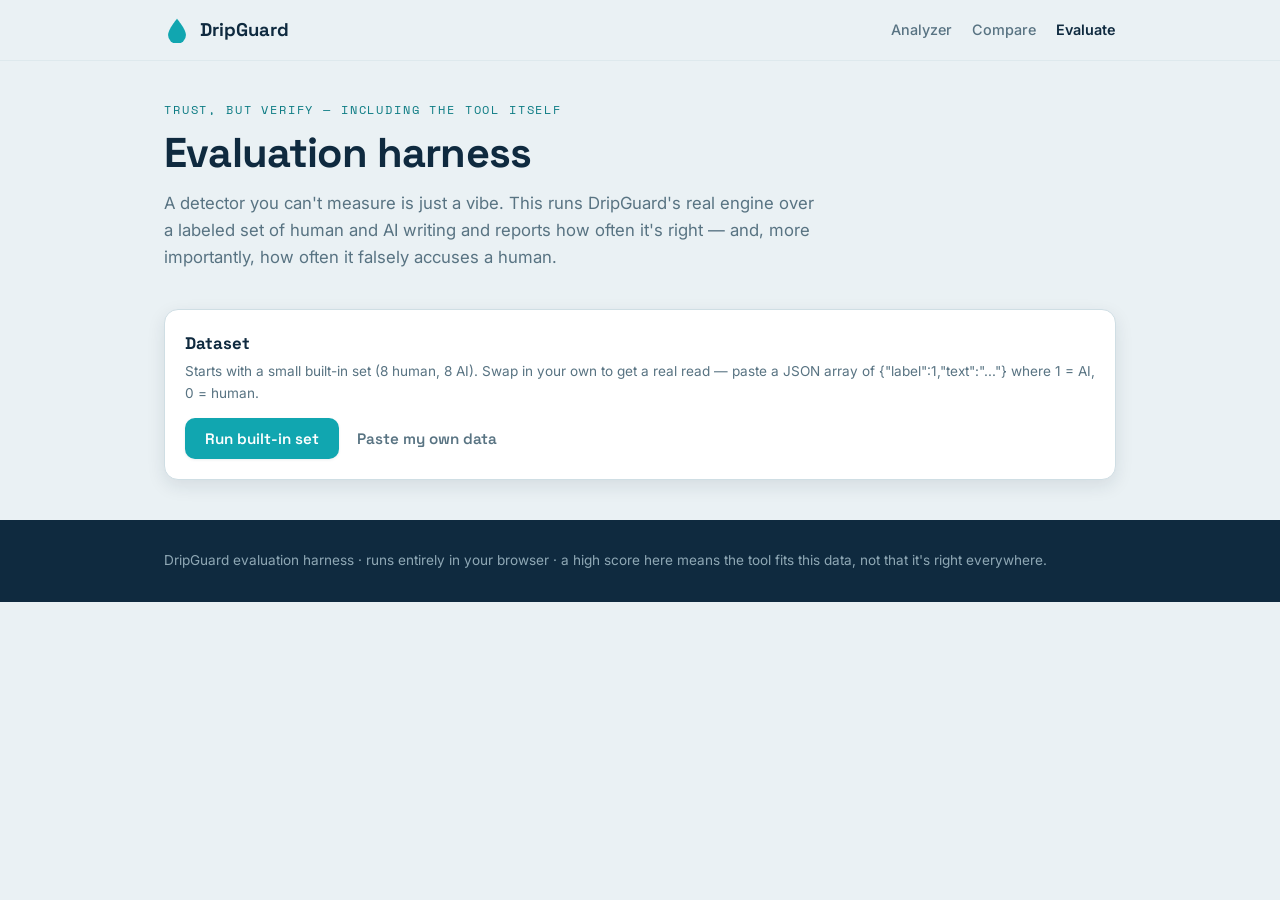
<file: eval.html>
<!DOCTYPE html>
<html lang="en">
<head>
<meta charset="UTF-8">
<meta name="viewport" content="width=device-width, initial-scale=1.0">
<title>DripGuard — Evaluation Harness</title>
<link rel="preconnect" href="https://fonts.googleapis.com"><link rel="preconnect" href="https://fonts.gstatic.com" crossorigin>
<link href="https://fonts.googleapis.com/css2?family=Space+Grotesk:wght@400;500;600;700&family=Inter:wght@400;500;600&family=Space+Mono:wght@400;700&display=swap" rel="stylesheet">
<style>
:root{--ink:#0F2A3F;--ink-soft:#587382;--paper:#EAF1F4;--paper-2:#E0EAEE;--surface:#FFFFFF;--water:#11A6B0;--water-deep:#0C7B83;--amber:#E0922F;--coral:#E2553B;--good:#2BA86B;--line:#CFDEE4;--line-soft:#DEE9ED;--shadow-sm:0 1px 3px rgba(15,42,63,.08);--shadow-md:0 6px 18px rgba(15,42,63,.10)}
*{box-sizing:border-box}html{scroll-behavior:smooth}
body{margin:0;font-family:'Inter',system-ui,sans-serif;color:var(--ink);background:var(--paper);line-height:1.6;-webkit-font-smoothing:antialiased}
.wrap{max-width:1000px;margin:0 auto;padding:0 24px}
a{color:var(--water-deep)}
header{position:sticky;top:0;z-index:50;background:rgba(234,241,244,.9);backdrop-filter:blur(10px);border-bottom:1px solid var(--line-soft)}
.bar{display:flex;align-items:center;justify-content:space-between;height:60px}
.brand{display:flex;align-items:center;gap:10px;text-decoration:none;color:var(--ink)}
.brand b{font-family:'Space Grotesk',sans-serif;font-weight:700;font-size:1.15rem}
.brand .mark{width:26px;height:26px}
nav a{font-size:.9rem;color:var(--ink-soft);text-decoration:none;margin-left:20px;font-weight:500}
nav a:hover{color:var(--water-deep)}
nav a.active{color:var(--ink);font-weight:600}
.hero{padding:40px 0 8px}
.eyebrow{font-family:'Space Mono',monospace;font-size:.72rem;letter-spacing:.16em;text-transform:uppercase;color:var(--water-deep);margin:0 0 12px}
h1{font-family:'Space Grotesk',sans-serif;font-weight:700;font-size:clamp(1.8rem,4vw,2.6rem);line-height:1.08;letter-spacing:-.02em;margin:0 0 14px}
.lede{font-size:1.05rem;color:var(--ink-soft);max-width:60ch;margin:0 0 8px}
.panel{background:var(--surface);border:1px solid var(--line);border-radius:14px;box-shadow:var(--shadow-md);padding:20px;margin-top:22px}
.panel h3{font-family:'Space Grotesk',sans-serif;font-size:1.05rem;margin:0 0 4px}
.panel .sub{font-size:.85rem;color:var(--ink-soft);margin:0 0 14px}
.btn{font-family:'Space Grotesk',sans-serif;font-weight:600;font-size:.95rem;border:none;border-radius:10px;padding:11px 20px;cursor:pointer;background:var(--water);color:#fff;box-shadow:var(--shadow-sm);transition:background .2s,transform .15s}
.btn:hover{background:var(--water-deep);transform:translateY(-1px)}
.btn-ghost{background:transparent;color:var(--ink-soft);box-shadow:none;padding:11px 8px}
.btn-ghost:hover{color:var(--water-deep);background:transparent}
textarea{width:100%;border:1px solid var(--line);border-radius:10px;padding:12px;font-family:'Inter',sans-serif;font-size:.96rem;line-height:1.6;color:var(--ink);background:#FBFDFE;outline:none;resize:vertical}
textarea:focus{border-color:var(--water);box-shadow:0 0 0 3px rgba(17,166,176,.16)}
.metrics{display:grid;grid-template-columns:repeat(6,1fr);gap:12px}
@media(max-width:760px){.metrics{grid-template-columns:repeat(3,1fr)}}
.metric{background:var(--paper);border:1px solid var(--line-soft);border-radius:10px;padding:12px;text-align:center}
.metric .v{font-family:'Space Grotesk',sans-serif;font-weight:700;font-size:1.5rem}
.metric .l{font-family:'Space Mono',monospace;font-size:.64rem;letter-spacing:.06em;text-transform:uppercase;color:var(--ink-soft);margin-top:2px}
.row2{display:grid;grid-template-columns:1fr 1fr;gap:22px}
@media(max-width:760px){.row2{grid-template-columns:1fr}}
.cmatrix{display:grid;grid-template-columns:auto 1fr 1fr;gap:6px;font-size:.82rem;align-items:center}
.cmatrix .cell{border-radius:8px;padding:14px;text-align:center;font-family:'Space Mono',monospace}
.cmatrix .hd{font-family:'Space Mono',monospace;font-size:.66rem;color:var(--ink-soft);text-transform:uppercase;letter-spacing:.05em;text-align:center}
.cmatrix .big{font-size:1.4rem;font-weight:700;display:block}
.cell.tp{background:rgba(43,168,107,.14)}.cell.tn{background:rgba(43,168,107,.14)}
.cell.fp{background:rgba(226,85,59,.14)}.cell.fn{background:rgba(226,85,59,.14)}
.slider{display:flex;align-items:center;gap:14px;margin:4px 0 0}
.slider input{flex:1;accent-color:var(--water)}
.slider .tag{font-family:'Space Mono',monospace;font-size:.85rem;color:var(--ink);min-width:120px}
svg.chart{width:100%;height:auto;display:block}
table{width:100%;border-collapse:collapse;font-size:.84rem}
th,td{text-align:left;padding:7px 10px;border-bottom:1px solid var(--line-soft)}
th{font-family:'Space Mono',monospace;font-size:.66rem;text-transform:uppercase;letter-spacing:.05em;color:var(--ink-soft)}
td.snip{color:var(--ink-soft);max-width:320px;overflow:hidden;text-overflow:ellipsis;white-space:nowrap}
.pill{font-family:'Space Mono',monospace;font-size:.7rem;padding:2px 8px;border-radius:999px}
.pill.ai{background:rgba(226,85,59,.14);color:var(--coral)}
.pill.hu{background:rgba(43,168,107,.14);color:var(--good)}
.ok{color:var(--good);font-weight:700}.no{color:var(--coral);font-weight:700}
.note{background:#FFF7EC;border:1px solid #F2D7A8;border-radius:10px;padding:12px 14px;font-size:.86rem;color:#8A5A12;margin-top:16px}
.tablewrap{max-height:300px;overflow:auto;border:1px solid var(--line-soft);border-radius:10px;margin-top:8px}
.scrollx{overflow-x:auto}
footer{background:var(--ink);color:#8FA8B5;padding:30px 0;margin-top:40px;font-size:.85rem}
:focus-visible{outline:3px solid var(--water);outline-offset:2px;border-radius:6px}
@media(prefers-reduced-motion:reduce){*{animation:none!important;transition:none!important}}
</style>
</head>
<body>
<header><div class="wrap bar">
  <a class="brand" href="index.html"><svg class="mark" viewBox="0 0 32 32"><path d="M16 2C16 2 5 15 5 22a11 11 0 0 0 22 0C27 15 16 2 16 2Z" fill="#11A6B0"/></svg><b>DripGuard</b></a>
  <nav><a href="index.html">Analyzer</a><a href="compare.html">Compare</a><a href="eval.html" class="active">Evaluate</a></nav>
</div></header>
<main class="wrap">
  <section class="hero">
    <p class="eyebrow">Trust, but verify — including the tool itself</p>
    <h1>Evaluation harness</h1>
    <p class="lede">A detector you can't measure is just a vibe. This runs DripGuard's real engine over a labeled set of human and AI writing and reports how often it's right — and, more importantly, how often it falsely accuses a human.</p>
  </section>

  <div class="panel">
    <h3>Dataset</h3>
    <p class="sub">Starts with a small built-in set (8 human, 8 AI). Swap in your own to get a real read — paste a JSON array of {"label":1,"text":"..."} where 1 = AI, 0 = human.</p>
    <div style="display:flex;gap:10px;flex-wrap:wrap;align-items:center">
      <button class="btn" id="runBuiltin">Run built-in set</button>
      <button class="btn-ghost btn" id="toggleCustom">Paste my own data</button>
      <span id="dsInfo" style="font-family:'Space Mono',monospace;font-size:.8rem;color:var(--ink-soft)"></span>
    </div>
    <div id="customWrap" style="display:none;margin-top:14px">
      <textarea id="customJson" rows="6" placeholder='[{"label":0,"text":"a human sentence..."},{"label":1,"text":"an AI sentence..."}]'></textarea>
      <button class="btn" id="runCustom" style="margin-top:10px">Run my data</button>
      <span id="customErr" class="no" style="margin-left:10px;font-size:.85rem"></span>
    </div>
  </div>

  <div id="results" style="display:none">
    <div class="panel">
      <h3>Decision threshold</h3>
      <p class="sub">Predict "AI" when the Drip Score is at or above this cutoff. Drag it and watch every metric move — there's no free lunch between catching AI and sparing humans.</p>
      <div class="slider"><input type="range" id="thresh" min="0" max="100" value="34"><span class="tag" id="threshTag">cutoff 34</span></div>
    </div>

    <div class="panel">
      <h3>Scoreboard</h3>
      <p class="sub">AUC is threshold-independent (1.0 = perfect ranking, 0.5 = coin flip). The rest depend on the cutoff above. Watch <b>FPR</b> — the share of humans wrongly flagged.</p>
      <div class="metrics">
        <div class="metric"><span class="v" id="mAcc">—</span><div class="l">Accuracy</div></div>
        <div class="metric"><span class="v" id="mPrec">—</span><div class="l">Precision</div></div>
        <div class="metric"><span class="v" id="mRec">—</span><div class="l">Recall (TPR)</div></div>
        <div class="metric"><span class="v" id="mFpr">—</span><div class="l">FPR</div></div>
        <div class="metric"><span class="v" id="mF1">—</span><div class="l">F1</div></div>
        <div class="metric"><span class="v" id="mAuc">—</span><div class="l">AUC</div></div>
      </div>
      <div class="note" id="easyNote"></div>
    </div>

    <div class="row2">
      <div class="panel" style="margin-top:0">
        <h3>Confusion matrix</h3>
        <p class="sub">Rows = truth, columns = the detector's guess. Red cells are mistakes.</p>
        <div class="cmatrix">
          <div></div><div class="hd">Called human</div><div class="hd">Called AI</div>
          <div class="hd" style="writing-mode:vertical-rl;transform:rotate(180deg)">Is human</div>
          <div class="cell tn"><span class="big" id="cTN">0</span>correct</div>
          <div class="cell fp"><span class="big" id="cFP">0</span>false alarm</div>
          <div class="hd" style="writing-mode:vertical-rl;transform:rotate(180deg)">Is AI</div>
          <div class="cell fn"><span class="big" id="cFN">0</span>missed</div>
          <div class="cell tp"><span class="big" id="cTP">0</span>correct</div>
        </div>
      </div>
      <div class="panel" style="margin-top:0">
        <h3>ROC curve <span style="font-family:'Space Mono',monospace;font-size:.8rem;color:var(--ink-soft)">AUC <span id="rocAuc">—</span></span></h3>
        <p class="sub">Every cutoff as a point. The dot is your current one. Closer to the top-left corner is better.</p>
        <svg class="chart" id="rocSvg" viewBox="0 0 260 260"></svg>
      </div>
    </div>

    <div class="panel">
      <h3>Score distribution</h3>
      <p class="sub">Where each class lands. Good separation looks like two clumps that barely touch; overlap is where errors live. The line is your cutoff.</p>
      <svg class="chart" id="histSvg" viewBox="0 0 640 200"></svg>
    </div>

    <div class="panel">
      <h3>Per-sample results</h3>
      <div class="tablewrap"><table>
        <thead><tr><th>Text</th><th>Truth</th><th>Score</th><th>Predicted</th><th>?</th></tr></thead>
        <tbody id="rowsBody"></tbody>
      </table></div>
    </div>
  </div>
</main>
<footer><div class="wrap">DripGuard evaluation harness · runs entirely in your browser · a high score here means the tool fits this data, not that it's right everywhere.</div></footer>
<script>

/* ===================================================================
   DripGuard v2 — two-sided heuristics + visual breakdown (client-side)
   =================================================================== */
const WORD_RE=/[A-Za-z0-9'\u2019-]+/g;

const SAMPLE_AI=`The current advancements in artificial intelligence models are truly remarkable. These sophisticated algorithms are capable of generating coherent and contextually relevant text with unprecedented fluency. However, it is imperative to acknowledge that the output, while impressive, may sometimes lack the nuanced depth characteristic of human creativity. Furthermore, the iterative process of training these models on vast datasets often leads to a certain degree of predictability in linguistic patterns. Moreover, it's important to note that these systems navigate the complexities of language in ways that are not just impressive but transformative. Consequently, discerning between human-authored content and machine-generated content presents an ongoing challenge for educators, researchers, and everyday readers.`;
const SAMPLE_HUMAN=`I almost missed the turn. Rain had been coming down for hours, and by the time I found the diner its windows were the only warm thing for miles. A waitress named Dot poured my coffee like she had somewhere better to be. I didn't. We talked about nothing much — her son was stationed in Texas, the pie was stale, the jukebox only knew sad songs. I stayed anyway, watching trucks hiss past on the wet road. For a while that was enough, and then it wasn't, and I left a big tip and drove home.`;

/* AI-leaning signals: label, default weight, description (weights are adjustable) */
const AI_SIGNALS={
  vocab:     {label:'AI-favored wording',     w:0.26, desc:'Words and phrases models reach for far more than people do (delve, tapestry, "it\u2019s important to note").'},
  uniformity:{label:'Uniform sentence length',w:0.18, desc:'AI tends toward an even, mid-length rhythm. Low variation in sentence length pushes the score up.'},
  emdash:    {label:'Em-dash density',        w:0.11, desc:'The em-dash is a signature AI punctuation habit, measured per 100 words.'},
  trans:     {label:'Transition openers',      w:0.11, desc:'Sentences starting with However, Moreover, Furthermore, Consequently and friends.'},
  rule3:     {label:'Rule-of-three lists',     w:0.09, desc:'The tidy "X, Y, and Z" triple is an AI favorite.'},
  anti:      {label:'"Not just X, but Y"',     w:0.09, desc:'The antithesis construction ("not only\u2026 but also") models love for false emphasis.'},
  smartq:    {label:'Smart quotes',            w:0.10, desc:'Curly quotation marks and apostrophes are produced by AI more than by people typing.'},
  tilde:     {label:'Tilde tic',               w:0.06, desc:'The tilde rarely appears in formal human prose but shows up as a chatty AI flourish.'},
};
const DEFAULT_W={}; for(const k in AI_SIGNALS) DEFAULT_W[k]=AI_SIGNALS[k].w;

const HUMAN_SIGNALS={
  variation:   {label:'Varied sentence rhythm', w:0.40},
  contractions:{label:'Contractions',           w:0.25},
  firstperson: {label:'First-person voice',     w:0.20},
  specificity: {label:'Concrete specifics',     w:0.15},
};

const VOCAB=["delve","delve into","tapestry","rich tapestry","realm","in the realm of","navigate the complexities","navigating the","testament","a testament to","underscore","underscores","boasts","ever-evolving","ever-changing","in today's","fast-paced world","crucial role","vital role","pivotal role","significant role","it's important to note","it is important to note","it's worth noting","imperative to","when it comes to","a myriad of","myriad","leverage","leveraging","robust","seamless","seamlessly","foster","fostering","landscape","comprehensive","nuanced","multifaceted","embark","elevate","unlock","harness","harnessing","paramount","intricate","meticulous","meticulously","treasure trove","dive into","at the end of the day","needless to say","first and foremost","in conclusion","ultimately","notably","arguably","moreover","furthermore","additionally","consequently","unprecedented","cutting-edge","transformative","holistic","streamline","truly remarkable","coherent and contextually","predictability in linguistic"];
const TRANSITIONS=["However","Moreover","Furthermore","Additionally","Consequently","Therefore","Thus","Hence","Ultimately","Notably","Importantly","Nevertheless","Nonetheless","Indeed","Subsequently"];
const ANTI_RES=[/\bnot just\b[^.?!]{1,70}?\bbut\b/gi,/\bnot only\b[^.?!]{1,70}?\bbut\b/gi,/\bisn['\u2019]t\b[^.?!]{1,70}?\bit['\u2019]s\b/gi];

function escapeHtml(s){return s.replace(/[&<>"']/g,c=>({'&':'&amp;','<':'&lt;','>':'&gt;','"':'&quot;',"'":'&#39;'}[c]));}
function escapeRe(s){return s.replace(/[.*+?^${}()|[\]\\]/g,'\\$&');}
const APOS="['\u2019\u2018]";
function clamp(x,lo,hi){return Math.max(lo,Math.min(hi,x));}
function countRe(text,re){const m=text.match(re);return m?m.length:0;}

function getSentences(text){
  const out=[]; const re=/[^.!?]+[.!?]+/g; let m;
  while((m=re.exec(text))){
    const t=m[0].trim();
    const words=(t.match(WORD_RE)||[]).length;
    out.push({text:t,start:m.index,end:m.index+m[0].length,words});
  }
  return out;
}

function collectMatches(text){
  const found=[];
  VOCAB.forEach(p=>{const re=new RegExp('\\b'+escapeRe(p).replace(/'/g,APOS)+'\\b','gi');let m;while((m=re.exec(text)))found.push({start:m.index,end:m.index+m[0].length,cls:'vocab',reason:'AI-favored wording'});});
  {let m;const re=/\u2014|--/g;while((m=re.exec(text)))found.push({start:m.index,end:m.index+m[0].length,cls:'dash',reason:'Em-dash \u2014 favored by AI'});}
  {let m;const re=/~/g;while((m=re.exec(text)))found.push({start:m.index,end:m.index+1,cls:'tilde',reason:'Tilde \u2014 an informal AI tic'});}
  ANTI_RES.forEach(re=>{re.lastIndex=0;let m;while((m=re.exec(text)))found.push({start:m.index,end:m.index+m[0].length,cls:'anti',reason:'"Not just X, but Y" construction'});});
  {const re=new RegExp('([.!?]\\s+|^)('+TRANSITIONS.join('|')+')\\b','g');let m;while((m=re.exec(text))){const g=m[2];const gi=m.index+m[1].length;found.push({start:gi,end:gi+g.length,cls:'trans',reason:'Formulaic transition opener'});}}
  found.sort((a,b)=>a.start-b.start||(b.end-b.start)-(a.end-a.start));
  const keep=[];let last=-1;
  for(const f of found){if(f.start>=last){keep.push(f);last=f.end;}}
  return keep;
}

function highlight(text,spans){
  let out='',i=0;
  for(const s of spans){
    if(s.start>i)out+=escapeHtml(text.slice(i,s.start));
    out+='<mark class="'+s.cls+'" title="'+escapeHtml(s.reason)+'">'+escapeHtml(text.slice(s.start,s.end))+'</mark>';
    i=s.end;
  }
  out+=escapeHtml(text.slice(i));
  return out;
}

function analyze(text,weights){
  const W=weights||DEFAULT_W;
  const words=text.match(WORD_RE)||[]; const wordCount=words.length;
  const per100=n=>wordCount?n/wordCount*100:0;
  const sents=getSentences(text);
  const lens=sents.map(s=>s.words).filter(n=>n>0);

  let vocabCount=0;
  VOCAB.forEach(p=>{const re=new RegExp('\\b'+escapeRe(p).replace(/'/g,APOS)+'\\b','gi');vocabCount+=countRe(text,re);});
  const emdash=countRe(text,/\u2014|--/g);
  const tilde=countRe(text,/~/g);
  let anti=0; ANTI_RES.forEach(re=>{anti+=countRe(text,re);});
  const trans=countRe(text,new RegExp('([.!?]\\s+|^)('+TRANSITIONS.join('|')+')\\b','g'));
  const rule3=countRe(text,/\b[\w'\u2019]+(?:\s[\w'\u2019]+){0,2},\s[\w'\u2019]+(?:\s[\w'\u2019]+){0,2},\s(?:and|or)\s[\w'\u2019]+/gi);
  const smartQ=countRe(text,/[\u201C\u201D\u2018\u2019]/g);
  const contractions=countRe(text,/\b[A-Za-z]+['\u2019](?:t|s|re|ve|ll|d|m)\b/gi);
  const firstP=countRe(text,/\bI\b|\b(?:me|my|mine|we|us|our)\b/g);
  const specificity=countRe(text,/\b\d+\b/g)+countRe(text,/[a-z,;:]\s+[A-Z][a-z]{2,}/g);

  let cv=0,mean=0,sd=0;
  if(lens.length){mean=lens.reduce((a,b)=>a+b,0)/lens.length;}
  if(lens.length>=2){sd=Math.sqrt(lens.reduce((a,b)=>a+(b-mean)**2,0)/lens.length);cv=mean?sd/mean:0;}
  const enough=lens.length>=4;

  const aiSub={
    vocab:clamp(per100(vocabCount)/4,0,1),
    uniformity:enough?clamp((0.62-cv)/0.45,0,1):0,
    emdash:clamp(per100(emdash)/1.5,0,1),
    trans:clamp((sents.length?trans/sents.length:0)/0.30,0,1),
    rule3:clamp(per100(rule3)/1.5,0,1),
    anti:clamp(anti/2,0,1),
    smartq:clamp(per100(smartQ)/3,0,1),
    tilde:clamp(tilde/2,0,1),
  };
  const huSub={
    variation:enough?clamp((cv-0.45)/0.45,0,1):0,
    contractions:clamp(per100(contractions)/3,0,1),
    firstperson:clamp(per100(firstP)/4,0,1),
    specificity:clamp(per100(specificity)/6,0,1),
  };

  let wsum=0,acc=0;
  for(const k in AI_SIGNALS){const w=(W[k]!=null?W[k]:AI_SIGNALS[k].w);wsum+=w;acc+=w*aiSub[k];}
  const aiLean=wsum?acc/wsum:0;
  let hw=0,hacc=0;
  for(const k in HUMAN_SIGNALS){hw+=HUMAN_SIGNALS[k].w;hacc+=HUMAN_SIGNALS[k].w*huSub[k];}
  const humanLean=hw?hacc/hw:0;

  const score=Math.round(clamp(aiLean-0.35*humanLean,0,1)*100);

  const find={
    vocab:`${vocabCount} phrase${vocabCount!==1?'s':''} \u00b7 ${per100(vocabCount).toFixed(1)}/100w`,
    uniformity:enough?`variation ${cv.toFixed(2)} (mean ${mean.toFixed(1)}\u00b1${sd.toFixed(1)} words)`:'need \u22654 sentences',
    emdash:`${emdash} \u00b7 ${per100(emdash).toFixed(1)}/100w`,
    trans:`${trans} of ${sents.length} sentences`,
    rule3:`${rule3} list${rule3!==1?'s':''}`,
    anti:`${anti}`,
    smartq:`${smartQ}`,
    tilde:`${tilde}`,
  };
  const huFind={
    variation:enough?`variation ${cv.toFixed(2)}`:'need \u22654 sentences',
    contractions:`${contractions}`,
    firstperson:`${firstP} pronouns`,
    specificity:`${specificity} concrete refs`,
  };

  // per-sentence local heat
  const spans=collectMatches(text);
  sents.forEach(s=>{
    const flagged=spans.filter(sp=>sp.start>=s.start&&sp.start<s.end).length;
    let local=clamp(flagged/Math.max(s.words,6)*3,0,1);
    if(enough&&Math.abs(s.words-mean)<=0.20*mean)local=clamp(local+0.15,0,1);
    const fw=(s.text.match(/[A-Za-z'\u2019]+/)||[''])[0];
    if(/^(This|These|It|There|The|Furthermore|Moreover|However|Consequently|Additionally)$/.test(fw))local=clamp(local+0.12,0,1);
    s.local=local;
  });

  return {score,aiLean,humanLean,aiSub,huSub,find,huFind,wordCount,sents,mean,sd,cv,enough,spans,
          counts:{vocabCount,emdash,tilde,anti,trans,rule3,smartQ,contractions,firstP,specificity}};
}


/* ===================== Stylometry + comparison ===================== */
const FUNCTION_WORDS=["the","of","and","to","a","in","that","it","is","was","i","for","on","you","he","be","with","as","by","at","have","are","this","not","but","had","his","they","from","she","which","or","we","an","were","been","has","their","my","so","if","me","what","all","would","there","when","who","will"];

function stylometry(text){
  const toks=(text.toLowerCase().match(/[a-z'\u2019]+/g)||[]);
  const n=toks.length||1;
  const fw={}; FUNCTION_WORDS.forEach(w=>fw[w]=0);
  toks.forEach(t=>{const k=t.replace(/\u2019/g,"'");if(fw[k]!=null)fw[k]++;});
  const fwVec=FUNCTION_WORDS.map(w=>fw[w]/n);
  const sents=getSentences(text); const lens=sents.map(s=>s.words).filter(x=>x>0);
  let mean=0,sd=0,cv=0;
  if(lens.length){mean=lens.reduce((a,b)=>a+b,0)/lens.length;}
  if(lens.length>=2){sd=Math.sqrt(lens.reduce((a,b)=>a+(b-mean)**2,0)/lens.length);cv=mean?sd/mean:0;}
  const uniq=new Set(toks).size;
  const per100=x=>x/n*100;
  const feat={
    meanSentence:mean,
    sdSentence:sd,
    ttr:uniq/n,
    avgWordLen:toks.reduce((a,b)=>a+b.length,0)/n,
    commaRate:per100((text.match(/,/g)||[]).length),
    semicolonRate:per100((text.match(/;/g)||[]).length),
    dashRate:per100((text.match(/\u2014|--/g)||[]).length),
    exclaimRate:per100((text.match(/!/g)||[]).length),
    questionRate:per100((text.match(/\?/g)||[]).length),
    contractionRate:per100((text.match(/\b[a-z]+['\u2019](?:t|s|re|ve|ll|d|m)\b/gi)||[]).length),
  };
  return {n,fwVec,feat,sentences:sents.length};
}

function cosine(a,b){
  let dot=0,na=0,nb=0;
  for(let i=0;i<a.length;i++){dot+=a[i]*b[i];na+=a[i]*a[i];nb+=b[i]*b[i];}
  if(na===0||nb===0)return 0;
  return dot/(Math.sqrt(na)*Math.sqrt(nb));
}

// scales for normalizing per-feature gaps into 0..1 "distance"
const FEAT_SCALE={meanSentence:12,sdSentence:8,ttr:0.25,avgWordLen:1.2,commaRate:6,semicolonRate:2,dashRate:2,exclaimRate:3,questionRate:3,contractionRate:4};
const FEAT_LABEL={meanSentence:"Avg sentence length",sdSentence:"Sentence-length spread",ttr:"Vocabulary richness (TTR)",avgWordLen:"Avg word length",commaRate:"Commas /100w",semicolonRate:"Semicolons /100w",dashRate:"Em-dashes /100w",exclaimRate:"Exclamations /100w",questionRate:"Questions /100w",contractionRate:"Contractions /100w"};

function compareTexts(refText,susText){
  const a=stylometry(refText), b=stylometry(susText);
  const fwCos=cosine(a.fwVec,b.fwVec);
  const rows=[]; let distSum=0,distN=0;
  for(const k in FEAT_SCALE){
    const va=a.feat[k], vb=b.feat[k];
    const d=clamp(Math.abs(va-vb)/FEAT_SCALE[k],0,1);
    distSum+=d; distN++;
    rows.push({key:k,label:FEAT_LABEL[k],a:va,b:vb,sim:1-d});
  }
  const featSim=1-(distSum/distN);
  // headline: function-word cosine dominates (classic authorship signal), feature closeness supports
  const styleSim=clamp(0.6*fwCos+0.4*featSim,0,1);
  const enough=a.n>=60&&b.n>=60;
  return {fwCos,featSim,styleSim,rows,enough,refWords:a.n,susWords:b.n,
          dripRef:analyze(refText).score,dripSus:analyze(susText).score};
}

/* ===================== Evaluation metrics ===================== */
// items: [{score:0-100,label:1|0}]  (1 = AI, 0 = human)
function confusion(items,T){
  let tp=0,fp=0,fn=0,tn=0;
  items.forEach(it=>{const pred=it.score>=T?1:0;
    if(it.label===1&&pred===1)tp++;
    else if(it.label===0&&pred===1)fp++;
    else if(it.label===1&&pred===0)fn++;
    else tn++;});
  const acc=(tp+tn)/(items.length||1);
  const prec=tp+fp?tp/(tp+fp):0;
  const rec=tp+fn?tp/(tp+fn):0;       // TPR
  const fpr=fp+tn?fp/(fp+tn):0;
  const f1=prec+rec?2*prec*rec/(prec+rec):0;
  return {tp,fp,fn,tn,acc,prec,rec,fpr,f1};
}
function rocSweep(items){
  const pts=[];
  for(let T=0;T<=100;T++){const c=confusion(items,T);pts.push({T,fpr:c.fpr,tpr:c.rec});}
  // AUC via trapezoid over sorted-by-fpr (sweep already monotone-ish in T desc)
  const sorted=pts.slice().sort((a,b)=>a.fpr-b.fpr||a.tpr-b.tpr);
  let auc=0;
  for(let i=1;i<sorted.length;i++){const x0=sorted[i-1].fpr,x1=sorted[i].fpr,y0=sorted[i-1].tpr,y1=sorted[i].tpr;auc+=(x1-x0)*(y0+y1)/2;}
  return {pts,auc:clamp(auc,0,1)};
}

if(typeof module!=='undefined')module.exports={analyze,stylometry,compareTexts,confusion,rocSweep,cosine,getSentences,collectMatches,highlight,SAMPLE_AI,SAMPLE_HUMAN,DEFAULT_W};

/* ---------- built-in dataset ---------- */
const BUILTIN=[
 {label:1,text:"In today's rapidly evolving digital landscape, artificial intelligence has emerged as a transformative force. It is important to note that these powerful tools offer unprecedented opportunities. Moreover, they streamline workflows and foster innovation. Ultimately, organizations must navigate the complexities of this paradigm to remain competitive."},
 {label:1,text:"The benefits of regular exercise are truly remarkable. Furthermore, physical activity plays a crucial role in maintaining overall wellbeing. It is worth noting that consistency is paramount. Consequently, individuals who embark on a holistic fitness journey often experience comprehensive improvements in mood, energy, and longevity."},
 {label:1,text:"Climate change represents one of the most pressing challenges of our time. Notably, rising temperatures underscore the urgent need for action. Additionally, sustainable practices foster resilience. Ultimately, a multifaceted approach is essential to navigate the intricate challenges that lie ahead for communities worldwide."},
 {label:1,text:"Effective leadership is a testament to vision and dedication. Moreover, great leaders leverage their unique strengths to foster collaboration. It is imperative to acknowledge that communication is paramount. Consequently, they cultivate environments where innovation can flourish and teams can reach their full potential."},
 {label:1,text:"The culinary world boasts a rich tapestry of flavors and traditions. Furthermore, each dish tells a story of culture and craftsmanship. It is important to note that fresh ingredients are crucial. Ultimately, cooking is a transformative experience that brings people together in meaningful and memorable ways."},
 {label:1,text:"Financial literacy is an essential skill in the modern era. Notably, understanding budgets empowers individuals to make informed decisions. Additionally, disciplined saving fosters long-term security. Consequently, those who embark on this journey unlock a comprehensive understanding of wealth that serves them throughout their lives."},
 {label:1,text:"Remote work has fundamentally reshaped the professional landscape. Moreover, it offers unprecedented flexibility for employees worldwide. It is worth noting that collaboration tools are paramount. Ultimately, organizations must navigate the complexities of distributed teams to foster productivity and maintain a cohesive culture."},
 {label:1,text:"The importance of mental health cannot be overstated. Furthermore, self-care plays a pivotal role in overall wellbeing. It is imperative to acknowledge that seeking support is a sign of strength. Consequently, fostering open conversations is essential to navigate the multifaceted challenges of modern life."},
 {label:0,text:"My grandmother kept her recipes in her head. No cards, nothing written down. When she died we tried to recreate her stew and it was wrong every single time. Too much salt, or not enough of whatever she did with her hands that we never bothered to watch. I think about that a lot."},
 {label:0,text:"So the car wouldn't start again this morning. Third time this month. I popped the hood like I know what I'm looking at, stared at the engine, closed it. Called Mike. He's coming over Saturday with his cousin who 'knows cars.' We'll see. Honestly I think it's the battery but what do I know."},
 {label:0,text:"Finished the marathon. Barely. Mile 19 my legs basically filed for divorce and I had to walk-shuffle the rest. A stranger handed me orange slices around mile 22 and I almost cried. Crossed the line in 4:47, way slower than I wanted, but I did it. Never again. Probably signing up for the next one tonight."},
 {label:0,text:"The cat brought in a bird again. Left it right by the coffee maker like a gift. I'm not a morning person and dealing with feathers before caffeine is genuinely my villain origin story. She just sat there proud of herself. I love her but she's a tiny menace and we both know it."},
 {label:0,text:"We got lost driving back from the coast. Phone died, no signal anyway, just us and a paper map my dad refuses to throw out. Took a wrong turn near some town with one gas station and a diner that only took cash. Best pie I've ever had though. Sometimes the wrong turn is the point."},
 {label:0,text:"Started learning guitar at 34. My fingers hurt, the chords sound like a dying cat, and my neighbor has not complained yet which I take as a small miracle. Can almost play one song now. It's a kids' song. My daughter laughs at me. Worth it."},
 {label:0,text:"The interview went fine I think? Hard to tell. The guy kept nodding but in that way people nod when they've stopped listening. Asked me where I see myself in five years and I said 'employed' which got a laugh, so maybe that helped. Or maybe it didn't. I'll know next week."},
 {label:0,text:"Our team lost in the last two minutes. Again. I've watched this same heartbreak for fifteen years and I keep coming back like an idiot. My buddy texted me just a skull emoji and honestly that summed it up. There's always next season. There's always next season. God help me."},
];

const $=id=>document.getElementById(id);
let CURRENT=null;
function scoreSet(data){return data.map(d=>({score:analyze(d.text).score,label:d.label,text:d.text}));}

function draw(){
  if(!CURRENT)return;
  const T=+$('thresh').value; $('threshTag').textContent='cutoff '+T;
  const c=confusion(CURRENT,T);
  const {auc,pts}=rocSweep(CURRENT);
  $('mAcc').textContent=(c.acc*100).toFixed(0)+'%';
  $('mPrec').textContent=(c.prec*100).toFixed(0)+'%';
  $('mRec').textContent=(c.rec*100).toFixed(0)+'%';
  $('mFpr').textContent=(c.fpr*100).toFixed(0)+'%';
  $('mF1').textContent=c.f1.toFixed(2);
  $('mAuc').textContent=auc.toFixed(2);
  $('rocAuc').textContent=auc.toFixed(2);
  $('cTP').textContent=c.tp;$('cFP').textContent=c.fp;$('cFN').textContent=c.fn;$('cTN').textContent=c.tn;

  const nAI=CURRENT.filter(x=>x.label===1).length, nHU=CURRENT.length-nAI;
  $('easyNote').innerHTML='This run: <b>'+CURRENT.length+'</b> samples ('+nHU+' human, '+nAI+' AI). '+
    ((auc>0.97 && CURRENT.length<=20) ? 'A near-perfect AUC on a set this small mostly means the examples are easy and obviously different — not that the detector will hold up on real, edited, or borderline writing. Load your own harder data to get an honest number.' : 'Add more, and harder, samples to tighten the estimate.');

  const P=210,O=30;
  const map=(x,y)=>[O+x*P, O+P-y*P];
  const poly=pts.map(p=>{const m=map(p.fpr,p.tpr);return m[0].toFixed(1)+','+m[1].toFixed(1);}).join(' ');
  const cur=pts.find(p=>p.T===T)||{fpr:0,tpr:0}; const cm=map(cur.fpr,cur.tpr);
  const d0=map(0,0),d1=map(1,1);
  $('rocSvg').innerHTML=
    '<rect x="'+O+'" y="'+O+'" width="'+P+'" height="'+P+'" fill="#FBFDFE" stroke="#CFDEE4"/>'+
    '<line x1="'+d0[0]+'" y1="'+d0[1]+'" x2="'+d1[0]+'" y2="'+d1[1]+'" stroke="#CFDEE4" stroke-dasharray="4 4"/>'+
    '<polyline points="'+poly+'" fill="none" stroke="#11A6B0" stroke-width="2.5"/>'+
    '<circle cx="'+cm[0].toFixed(1)+'" cy="'+cm[1].toFixed(1)+'" r="5" fill="#E2553B"/>'+
    '<text x="'+O+'" y="'+(O+P+18)+'" font-size="10" fill="#587382" font-family="monospace">0</text>'+
    '<text x="'+(O+P-30)+'" y="'+(O+P+18)+'" font-size="10" fill="#587382" font-family="monospace">FPR 1</text>'+
    '<text x="2" y="'+(O+8)+'" font-size="10" fill="#587382" font-family="monospace">TPR</text>';

  const bins=10; const hAI=Array(bins).fill(0),hHU=Array(bins).fill(0);
  CURRENT.forEach(x=>{const b=Math.min(bins-1,Math.floor(x.score/10));(x.label===1?hAI:hHU)[b]++;});
  const maxC=Math.max(1,...hAI,...hHU);
  const W=600,H=150,ox=24,oy=10,bwid=(W-ox)/bins;
  let bars='';
  for(let i=0;i<bins;i++){
    const hh=hHU[i]/maxC*(H-oy), ha=hAI[i]/maxC*(H-oy);
    const x=ox+i*bwid;
    bars+='<rect x="'+(x+3).toFixed(1)+'" y="'+(H-hh).toFixed(1)+'" width="'+(bwid/2-4).toFixed(1)+'" height="'+hh.toFixed(1)+'" fill="#2BA86B" opacity=".85"/>';
    bars+='<rect x="'+(x+bwid/2+1).toFixed(1)+'" y="'+(H-ha).toFixed(1)+'" width="'+(bwid/2-4).toFixed(1)+'" height="'+ha.toFixed(1)+'" fill="#E2553B" opacity=".85"/>';
  }
  const tx=ox+(T/100)*(W-ox);
  const axis='<line x1="'+ox+'" y1="'+H+'" x2="'+W+'" y2="'+H+'" stroke="#CFDEE4"/>'+
    '<line x1="'+tx.toFixed(1)+'" y1="0" x2="'+tx.toFixed(1)+'" y2="'+H+'" stroke="#0F2A3F" stroke-dasharray="4 4" opacity=".6"/>'+
    '<text x="'+ox+'" y="'+(H+16)+'" font-size="10" fill="#587382" font-family="monospace">0</text>'+
    '<text x="'+(W-22)+'" y="'+(H+16)+'" font-size="10" fill="#587382" font-family="monospace">100</text>'+
    '<rect x="'+ox+'" y="'+(H+24)+'" width="11" height="11" fill="#2BA86B"/><text x="'+(ox+16)+'" y="'+(H+34)+'" font-size="11" fill="#587382">human</text>'+
    '<rect x="'+(ox+78)+'" y="'+(H+24)+'" width="11" height="11" fill="#E2553B"/><text x="'+(ox+94)+'" y="'+(H+34)+'" font-size="11" fill="#587382">AI</text>';
  $('histSvg').setAttribute('viewBox','0 0 '+W+' '+(H+44));
  $('histSvg').innerHTML=bars+axis;

  const tb=$('rowsBody'); tb.innerHTML='';
  CURRENT.slice().sort((a,b)=>b.score-a.score).forEach(x=>{
    const pred=x.score>=T?1:0; const correct=pred===x.label;
    const tr=document.createElement('tr');
    tr.innerHTML='<td class="snip">'+x.text.slice(0,70).replace(/</g,'&lt;')+'…</td>'+
      '<td><span class="pill '+(x.label?'ai':'hu')+'">'+(x.label?'AI':'human')+'</span></td>'+
      '<td style="font-family:monospace">'+x.score+'</td>'+
      '<td><span class="pill '+(pred?'ai':'hu')+'">'+(pred?'AI':'human')+'</span></td>'+
      '<td class="'+(correct?'ok':'no')+'">'+(correct?'✓':'✗')+'</td>';
    tb.appendChild(tr);
  });
}

function runWith(data){
  CURRENT=scoreSet(data);
  $('dsInfo').textContent=data.length+' samples loaded';
  $('results').style.display='';
  draw();
  $('results').scrollIntoView({behavior:'smooth',block:'nearest'});
}
$('runBuiltin').addEventListener('click',function(){runWith(BUILTIN);});
$('toggleCustom').addEventListener('click',function(){const w=$('customWrap');w.style.display=w.style.display==='none'?'block':'none';});
$('runCustom').addEventListener('click',function(){
  $('customErr').textContent='';
  try{
    const d=JSON.parse($('customJson').value);
    if(!Array.isArray(d)||!d.length)throw 0;
    d.forEach(x=>{if(typeof x.text!=='string'||(x.label!==0&&x.label!==1))throw 0;});
    runWith(d);
  }catch(e){$('customErr').textContent='Need a JSON array of {label:0 or 1, text:"..."}';}
});
$('thresh').addEventListener('input',draw);
</script>
</body></html>
</file>
